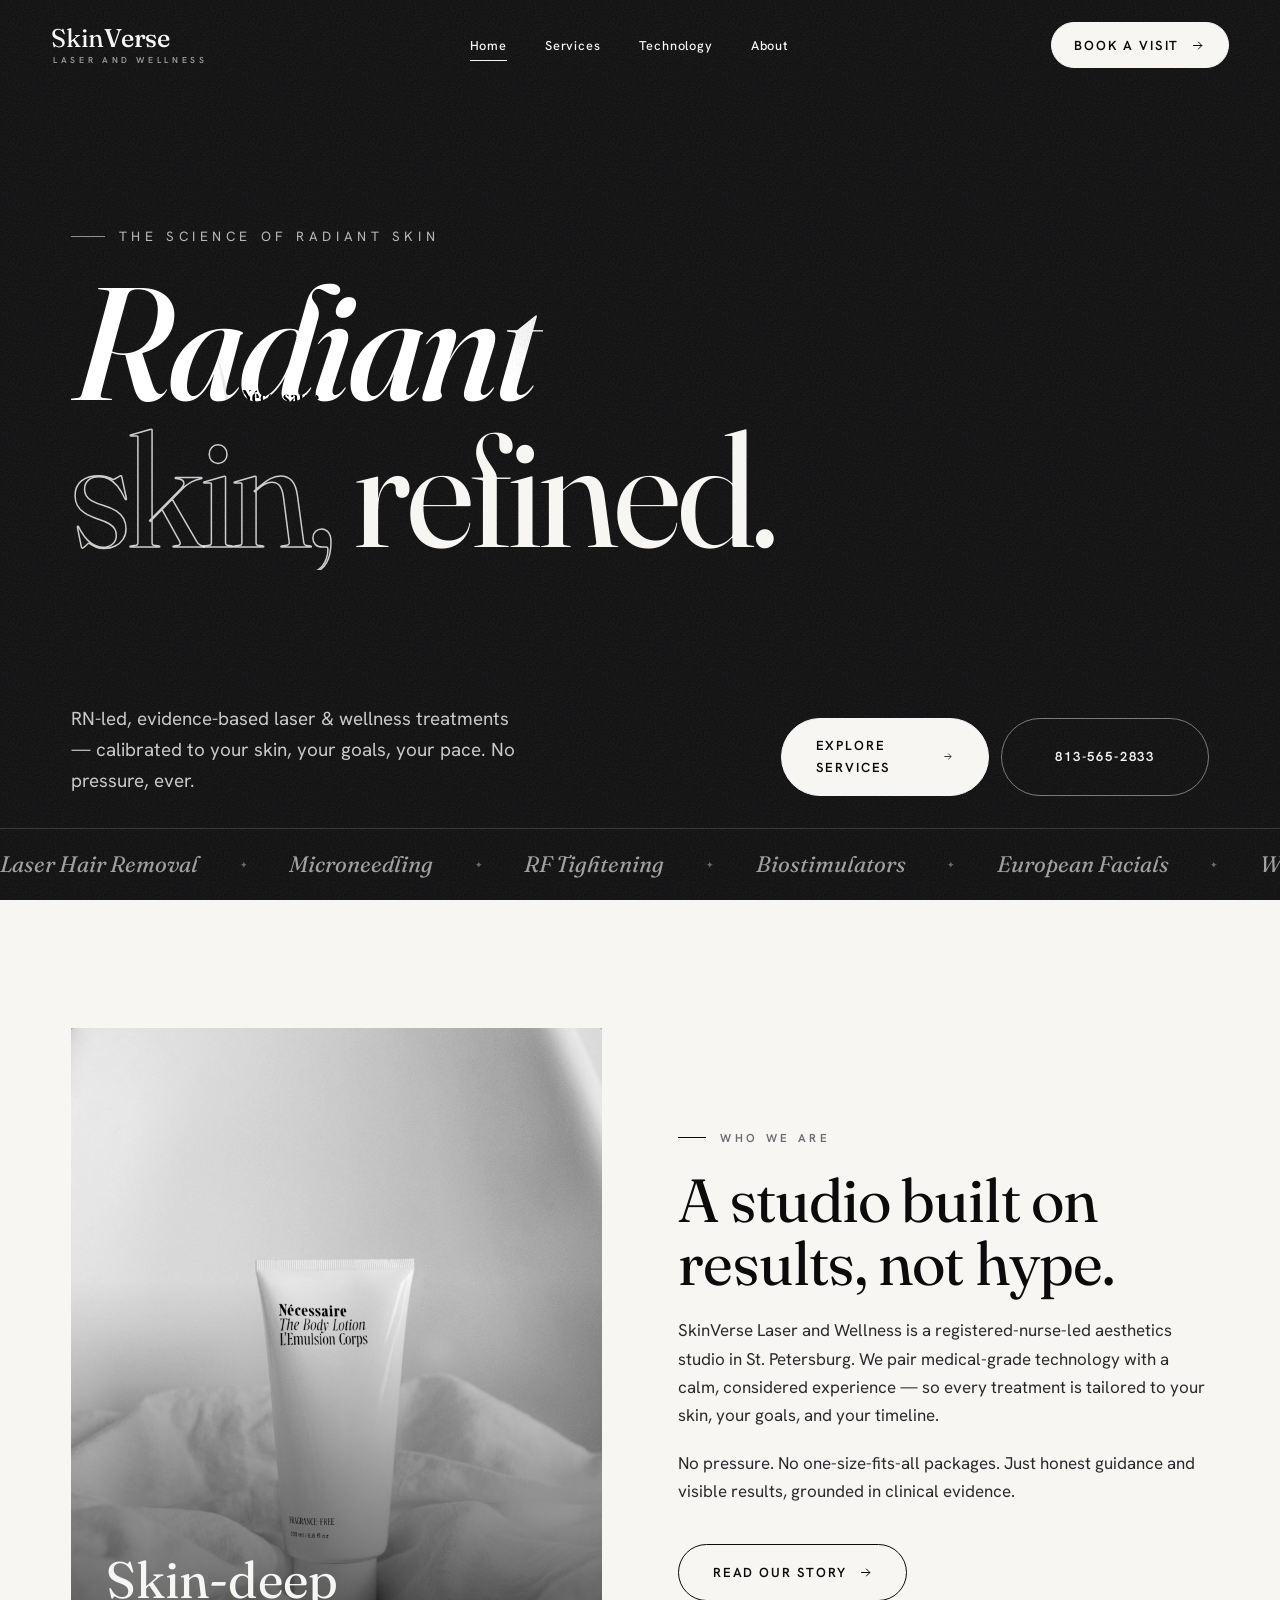
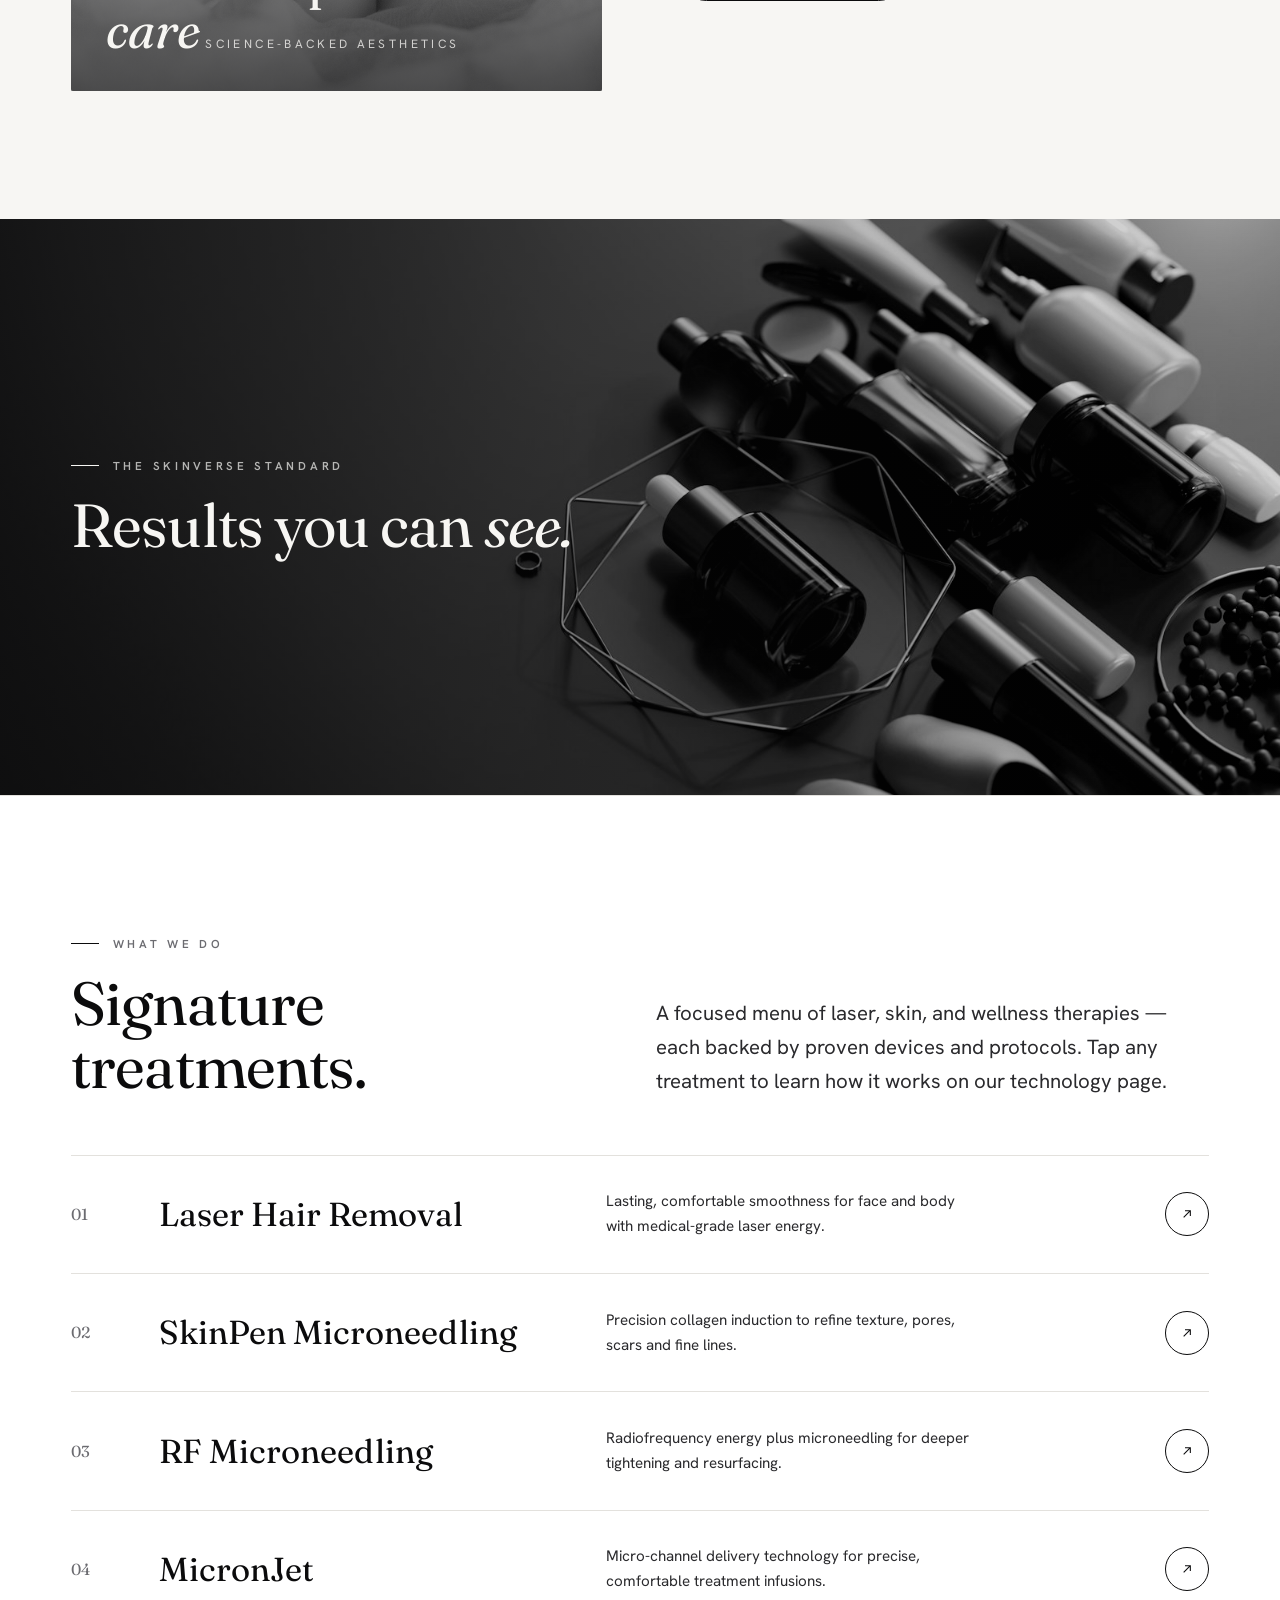
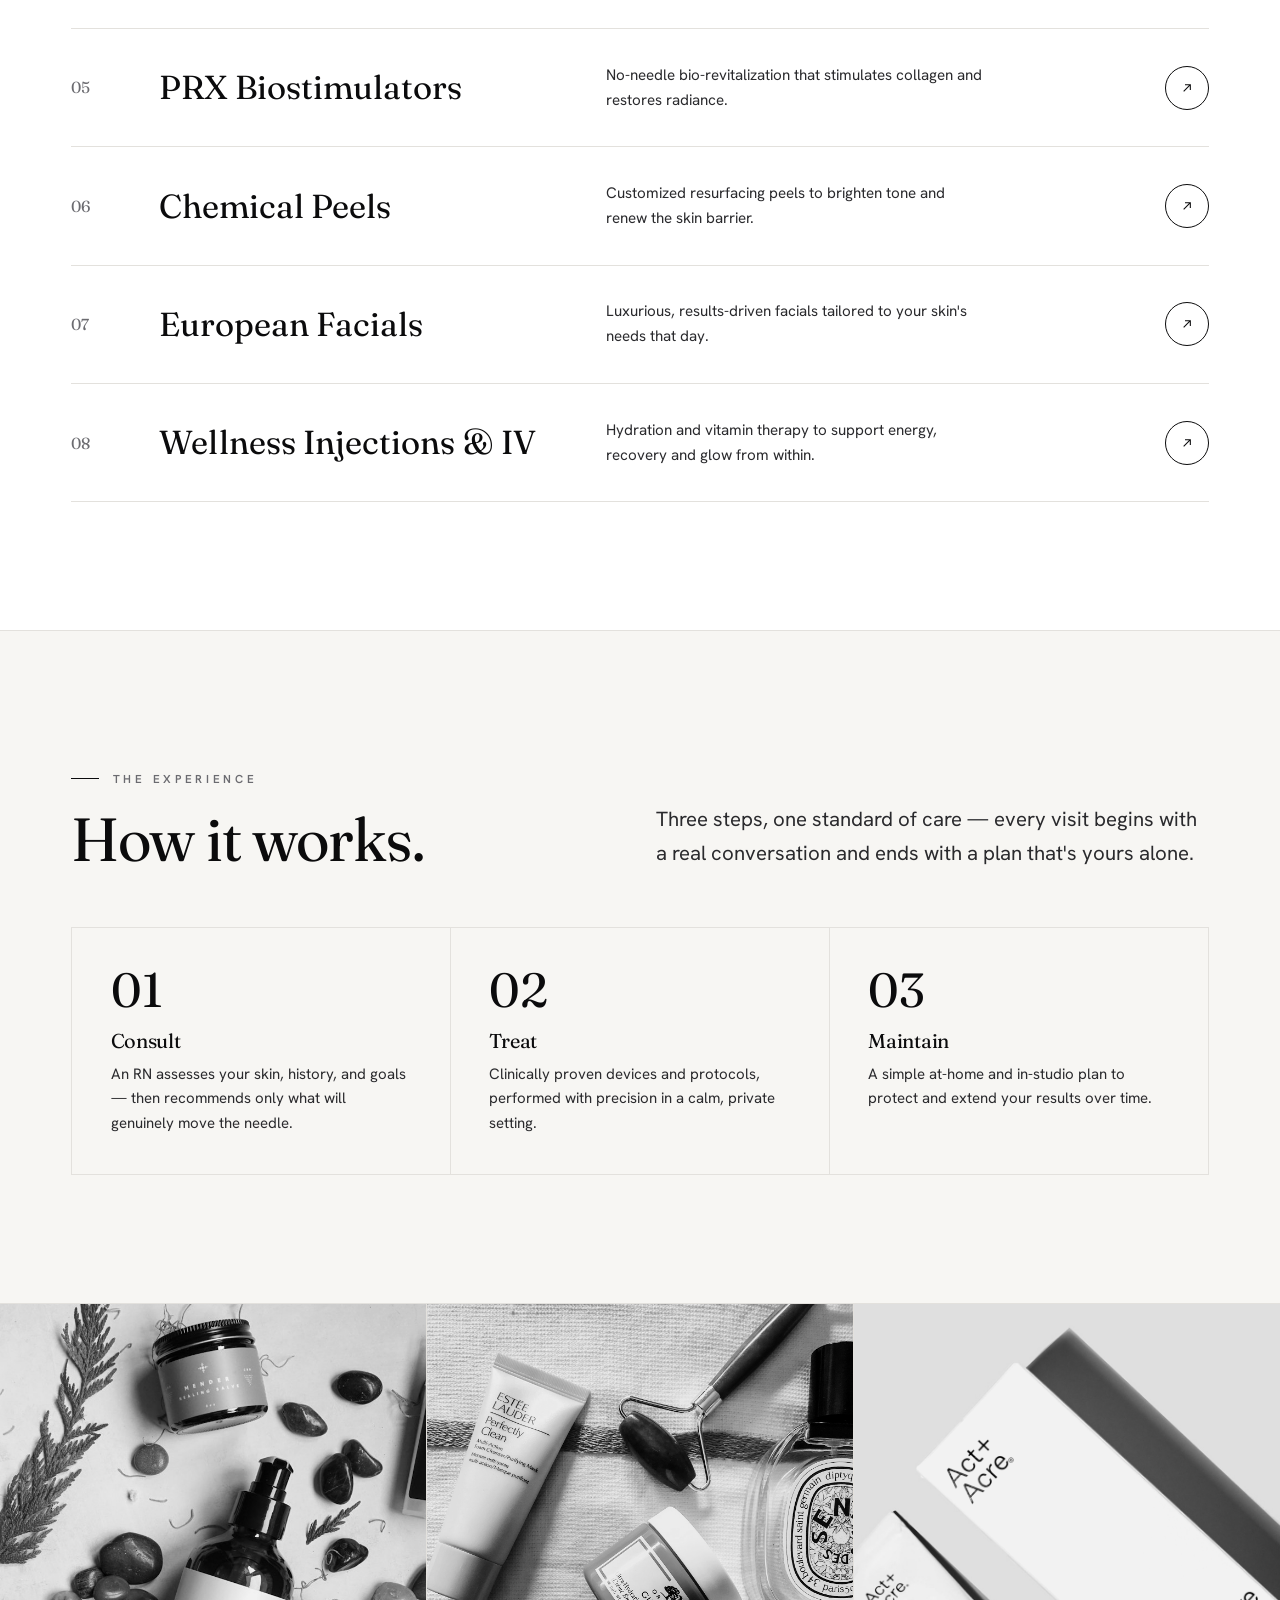
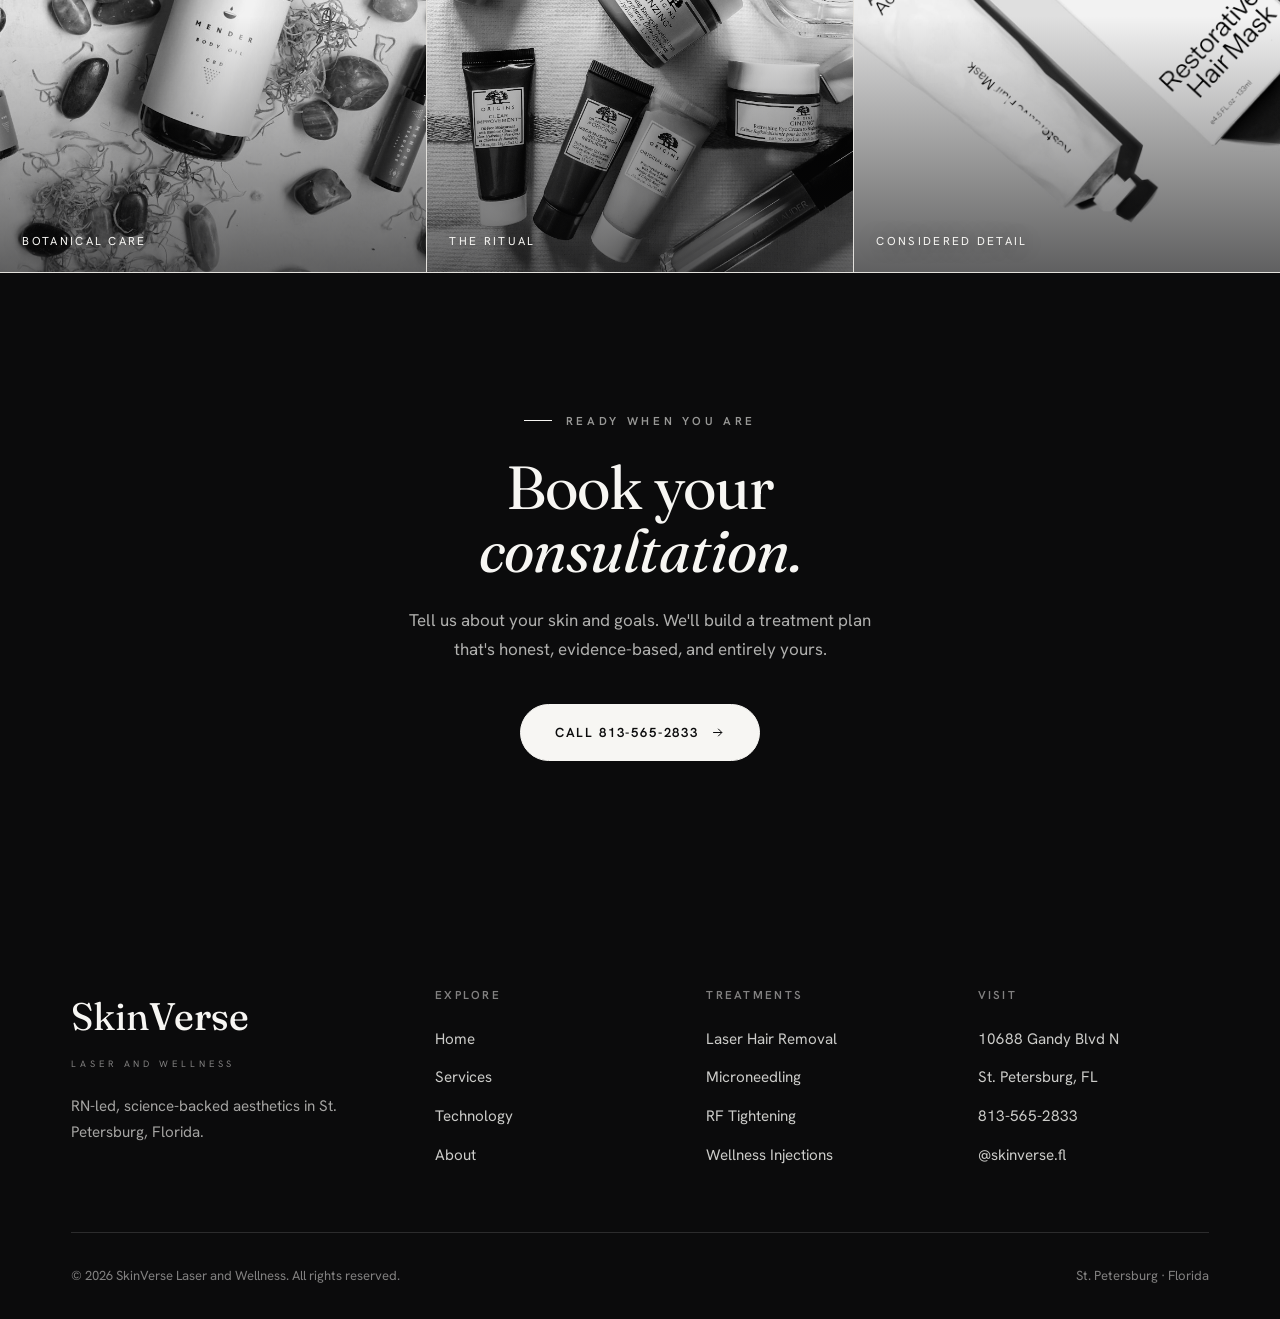
<file: index.html>
<!DOCTYPE html>
<html lang="en">
<head>
<meta charset="UTF-8" />
<meta name="viewport" content="width=device-width, initial-scale=1.0" />
<title>SkinVerse Laser and Wellness — Laser Treatments & Spa Therapies | St. Petersburg, FL</title>
<meta name="description" content="RN-led, science-backed aesthetics in St. Petersburg, Florida. Laser hair removal, microneedling, RF skin tightening, biostimulators, facials and wellness injections." />
<link rel="preconnect" href="https://fonts.googleapis.com">
<link rel="preconnect" href="https://fonts.gstatic.com" crossorigin>
<link rel="stylesheet" href="styles.css" />
</head>
<body>

<!-- NAV -->
<header class="nav nav--over-dark">
  <a href="index.html" class="brand" aria-label="SkinVerse home">
    <span class="mark">Skin<b>Verse</b></span>
    <span class="sub">Laser and Wellness</span>
  </a>
  <nav class="nav-links" aria-label="Primary">
    <a href="index.html" class="active">Home</a>
    <a href="index.html#services">Services</a>
    <a href="technology.html">Technology</a>
    <a href="about.html">About</a>
  </nav>
  <div class="nav-cta">
    <a class="btn" href="tel:18135652833">Book a Visit
      <svg viewBox="0 0 24 24" fill="none" stroke="currentColor" stroke-width="1.6"><path d="M5 12h14M13 6l6 6-6 6"/></svg>
    </a>
  </div>
  <button class="burger" aria-label="Toggle menu"><span></span><span></span><span></span></button>
</header>

<!-- HERO -->
<section class="hero" id="top">
  <div class="hero-grain" aria-hidden="true"></div>

  <div class="hero-frame">
    <span class="hero-kicker">The science of radiant skin</span>
    <h1 class="hero-title">
      <span class="row"><em class="clip">Radiant</em></span>
      <span class="row"><span class="stroke">skin,</span> <span class="solid">refined.</span></span>
    </h1>
  </div>

  <div class="hero-foot">
    <p class="hero-lead">RN-led, evidence-based laser &amp; wellness treatments — calibrated to your skin, your goals, your pace. No pressure, ever.</p>
    <div class="hero-cta">
      <a class="btn invert" href="#services">Explore Services
        <svg viewBox="0 0 24 24" fill="none" stroke="currentColor" stroke-width="1.6"><path d="M5 12h14M13 6l6 6-6 6"/></svg>
      </a>
      <a class="btn ghost-light" href="tel:18135652833">813-565-2833</a>
    </div>
  </div>

  <div class="hero-ticker" aria-hidden="true">
    <div class="track">
      <span>Laser Hair Removal</span><span>Microneedling</span><span>RF Tightening</span><span>Biostimulators</span><span>European Facials</span><span>Wellness IV</span>
      <span>Laser Hair Removal</span><span>Microneedling</span><span>RF Tightening</span><span>Biostimulators</span><span>European Facials</span><span>Wellness IV</span>
    </div>
  </div>
</section>

<!-- INTRO SPLIT -->
<section class="pad">
  <div class="wrap">
    <div class="split">
      <figure class="visual photo">
        <img src="assets/lotion-linen.jpg" alt="Minimalist skincare bottle resting on soft linen" loading="lazy" />
        <div class="scrim"></div>
        <div class="figtext">
          <div>
            <span class="big">Skin-deep<br><i class="italic">care</i></span>
            <span class="small">Science-backed aesthetics</span>
          </div>
        </div>
      </figure>
      <div class="body-copy reveal">
        <span class="eyebrow">Who we are</span>
        <h2>A studio built on results, not hype.</h2>
        <p>SkinVerse Laser and Wellness is a registered-nurse-led aesthetics studio in St. Petersburg. We pair medical-grade technology with a calm, considered experience — so every treatment is tailored to your skin, your goals, and your timeline.</p>
        <p>No pressure. No one-size-fits-all packages. Just honest guidance and visible results, grounded in clinical evidence.</p>
        <div class="hero-actions" style="margin-top:2.4rem">
          <a class="btn ghost" href="about.html">Read our story
            <svg viewBox="0 0 24 24" fill="none" stroke="currentColor" stroke-width="1.6"><path d="M5 12h14M13 6l6 6-6 6"/></svg>
          </a>
        </div>
      </div>
    </div>
  </div>
</section>

<!-- IMAGE BAND -->
<section class="band reveal" aria-label="SkinVerse treatment philosophy">
  <img src="assets/serums-dark.jpg" alt="Amber serum bottles arranged on a dark surface" loading="lazy" />
  <div class="band-cap">
    <span class="eyebrow">The SkinVerse standard</span>
    <h2>Results you can <i class="italic">see.</i></h2>
  </div>
</section>

<!-- SERVICES -->
<section class="services pad" id="services">
  <div class="wrap">
    <div class="sec-head">
      <div>
        <span class="eyebrow">What we do</span>
        <h2>Signature<br>treatments.</h2>
      </div>
      <div class="right reveal">
        <p class="lead">A focused menu of laser, skin, and wellness therapies — each backed by proven devices and protocols. Tap any treatment to learn how it works on our technology page.</p>
      </div>
    </div>

    <div class="svc-list">
      <a class="svc reveal" href="technology.html#laser">
        <span class="svc-num">01</span>
        <span class="svc-name">Laser Hair Removal</span>
        <span class="svc-desc">Lasting, comfortable smoothness for face and body with medical-grade laser energy.</span>
        <span class="svc-go"><svg viewBox="0 0 24 24" fill="none" stroke="currentColor" stroke-width="1.6"><path d="M7 17L17 7M9 7h8v8"/></svg></span>
      </a>
      <a class="svc reveal" href="technology.html#skinpen">
        <span class="svc-num">02</span>
        <span class="svc-name">SkinPen Microneedling</span>
        <span class="svc-desc">Precision collagen induction to refine texture, pores, scars and fine lines.</span>
        <span class="svc-go"><svg viewBox="0 0 24 24" fill="none" stroke="currentColor" stroke-width="1.6"><path d="M7 17L17 7M9 7h8v8"/></svg></span>
      </a>
      <a class="svc reveal" href="technology.html#rf">
        <span class="svc-num">03</span>
        <span class="svc-name">RF Microneedling</span>
        <span class="svc-desc">Radiofrequency energy plus microneedling for deeper tightening and resurfacing.</span>
        <span class="svc-go"><svg viewBox="0 0 24 24" fill="none" stroke="currentColor" stroke-width="1.6"><path d="M7 17L17 7M9 7h8v8"/></svg></span>
      </a>
      <a class="svc reveal" href="technology.html#micronjet">
        <span class="svc-num">04</span>
        <span class="svc-name">MicronJet</span>
        <span class="svc-desc">Micro-channel delivery technology for precise, comfortable treatment infusions.</span>
        <span class="svc-go"><svg viewBox="0 0 24 24" fill="none" stroke="currentColor" stroke-width="1.6"><path d="M7 17L17 7M9 7h8v8"/></svg></span>
      </a>
      <a class="svc reveal" href="technology.html#prx">
        <span class="svc-num">05</span>
        <span class="svc-name">PRX Biostimulators</span>
        <span class="svc-desc">No-needle bio-revitalization that stimulates collagen and restores radiance.</span>
        <span class="svc-go"><svg viewBox="0 0 24 24" fill="none" stroke="currentColor" stroke-width="1.6"><path d="M7 17L17 7M9 7h8v8"/></svg></span>
      </a>
      <a class="svc reveal" href="technology.html#peels">
        <span class="svc-num">06</span>
        <span class="svc-name">Chemical Peels</span>
        <span class="svc-desc">Customized resurfacing peels to brighten tone and renew the skin barrier.</span>
        <span class="svc-go"><svg viewBox="0 0 24 24" fill="none" stroke="currentColor" stroke-width="1.6"><path d="M7 17L17 7M9 7h8v8"/></svg></span>
      </a>
      <a class="svc reveal" href="technology.html#facials">
        <span class="svc-num">07</span>
        <span class="svc-name">European Facials</span>
        <span class="svc-desc">Luxurious, results-driven facials tailored to your skin's needs that day.</span>
        <span class="svc-go"><svg viewBox="0 0 24 24" fill="none" stroke="currentColor" stroke-width="1.6"><path d="M7 17L17 7M9 7h8v8"/></svg></span>
      </a>
      <a class="svc reveal" href="technology.html#iv">
        <span class="svc-num">08</span>
        <span class="svc-name">Wellness Injections & IV</span>
        <span class="svc-desc">Hydration and vitamin therapy to support energy, recovery and glow from within.</span>
        <span class="svc-go"><svg viewBox="0 0 24 24" fill="none" stroke="currentColor" stroke-width="1.6"><path d="M7 17L17 7M9 7h8v8"/></svg></span>
      </a>
    </div>
  </div>
</section>

<!-- APPROACH STEPS -->
<section class="pad">
  <div class="wrap">
    <div class="sec-head">
      <div>
        <span class="eyebrow">The experience</span>
        <h2>How it works.</h2>
      </div>
      <div class="right reveal"><p class="lead">Three steps, one standard of care — every visit begins with a real conversation and ends with a plan that's yours alone.</p></div>
    </div>
    <div class="steps">
      <div class="step reveal">
        <span class="num">01</span>
        <h3>Consult</h3>
        <p>An RN assesses your skin, history, and goals — then recommends only what will genuinely move the needle.</p>
      </div>
      <div class="step reveal">
        <span class="num">02</span>
        <h3>Treat</h3>
        <p>Clinically proven devices and protocols, performed with precision in a calm, private setting.</p>
      </div>
      <div class="step reveal">
        <span class="num">03</span>
        <h3>Maintain</h3>
        <p>A simple at-home and in-studio plan to protect and extend your results over time.</p>
      </div>
    </div>
  </div>
</section>

<!-- GALLERY -->
<section class="gallery" aria-label="Studio gallery">
  <figure>
    <img src="assets/botanicals.jpg" alt="Botanical skincare serums with natural stones" loading="lazy" />
    <figcaption>Botanical care</figcaption>
  </figure>
  <figure>
    <img src="assets/flatlay-roller.jpg" alt="Skincare products with a facial roller" loading="lazy" />
    <figcaption>The ritual</figcaption>
  </figure>
  <figure>
    <img src="assets/product-mono.jpg" alt="Minimal monochrome skincare packaging" loading="lazy" />
    <figcaption>Considered detail</figcaption>
  </figure>
</section>

<!-- CTA BAND -->
<section class="cta-band pad">
  <div class="wrap">
    <span class="eyebrow center">Ready when you are</span>
    <h2 style="margin-top:1.6rem">Book your<br><i class="italic">consultation.</i></h2>
    <p>Tell us about your skin and goals. We'll build a treatment plan that's honest, evidence-based, and entirely yours.</p>
    <div class="hero-actions" style="justify-content:center">
      <a class="btn invert" href="tel:18135652833">Call 813-565-2833
        <svg viewBox="0 0 24 24" fill="none" stroke="currentColor" stroke-width="1.6"><path d="M5 12h14M13 6l6 6-6 6"/></svg>
      </a>
    </div>
  </div>
</section>

<!-- FOOTER -->
<footer class="footer">
  <div class="wrap">
    <div class="top">
      <div>
        <div class="mark">Skin<b>Verse</b></div>
        <div class="sub">Laser and Wellness</div>
        <p class="f-desc">RN-led, science-backed aesthetics in St. Petersburg, Florida.</p>
      </div>
      <div>
        <h4>Explore</h4>
        <ul>
          <li><a href="index.html">Home</a></li>
          <li><a href="index.html#services">Services</a></li>
          <li><a href="technology.html">Technology</a></li>
          <li><a href="about.html">About</a></li>
        </ul>
      </div>
      <div>
        <h4>Treatments</h4>
        <ul>
          <li><a href="technology.html#laser">Laser Hair Removal</a></li>
          <li><a href="technology.html#skinpen">Microneedling</a></li>
          <li><a href="technology.html#rf">RF Tightening</a></li>
          <li><a href="technology.html#iv">Wellness Injections</a></li>
        </ul>
      </div>
      <div>
        <h4>Visit</h4>
        <ul>
          <li>10688 Gandy Blvd N</li>
          <li>St. Petersburg, FL</li>
          <li><a href="tel:18135652833">813-565-2833</a></li>
          <li><a href="https://www.instagram.com/skinverse.fl/" target="_blank" rel="noopener">@skinverse.fl</a></li>
        </ul>
      </div>
    </div>
    <div class="bottom">
      <span>© 2026 SkinVerse Laser and Wellness. All rights reserved.</span>
      <span>St. Petersburg · Florida</span>
    </div>
  </div>
</footer>

<script src="script.js"></script>
</body>
</html>
</file>
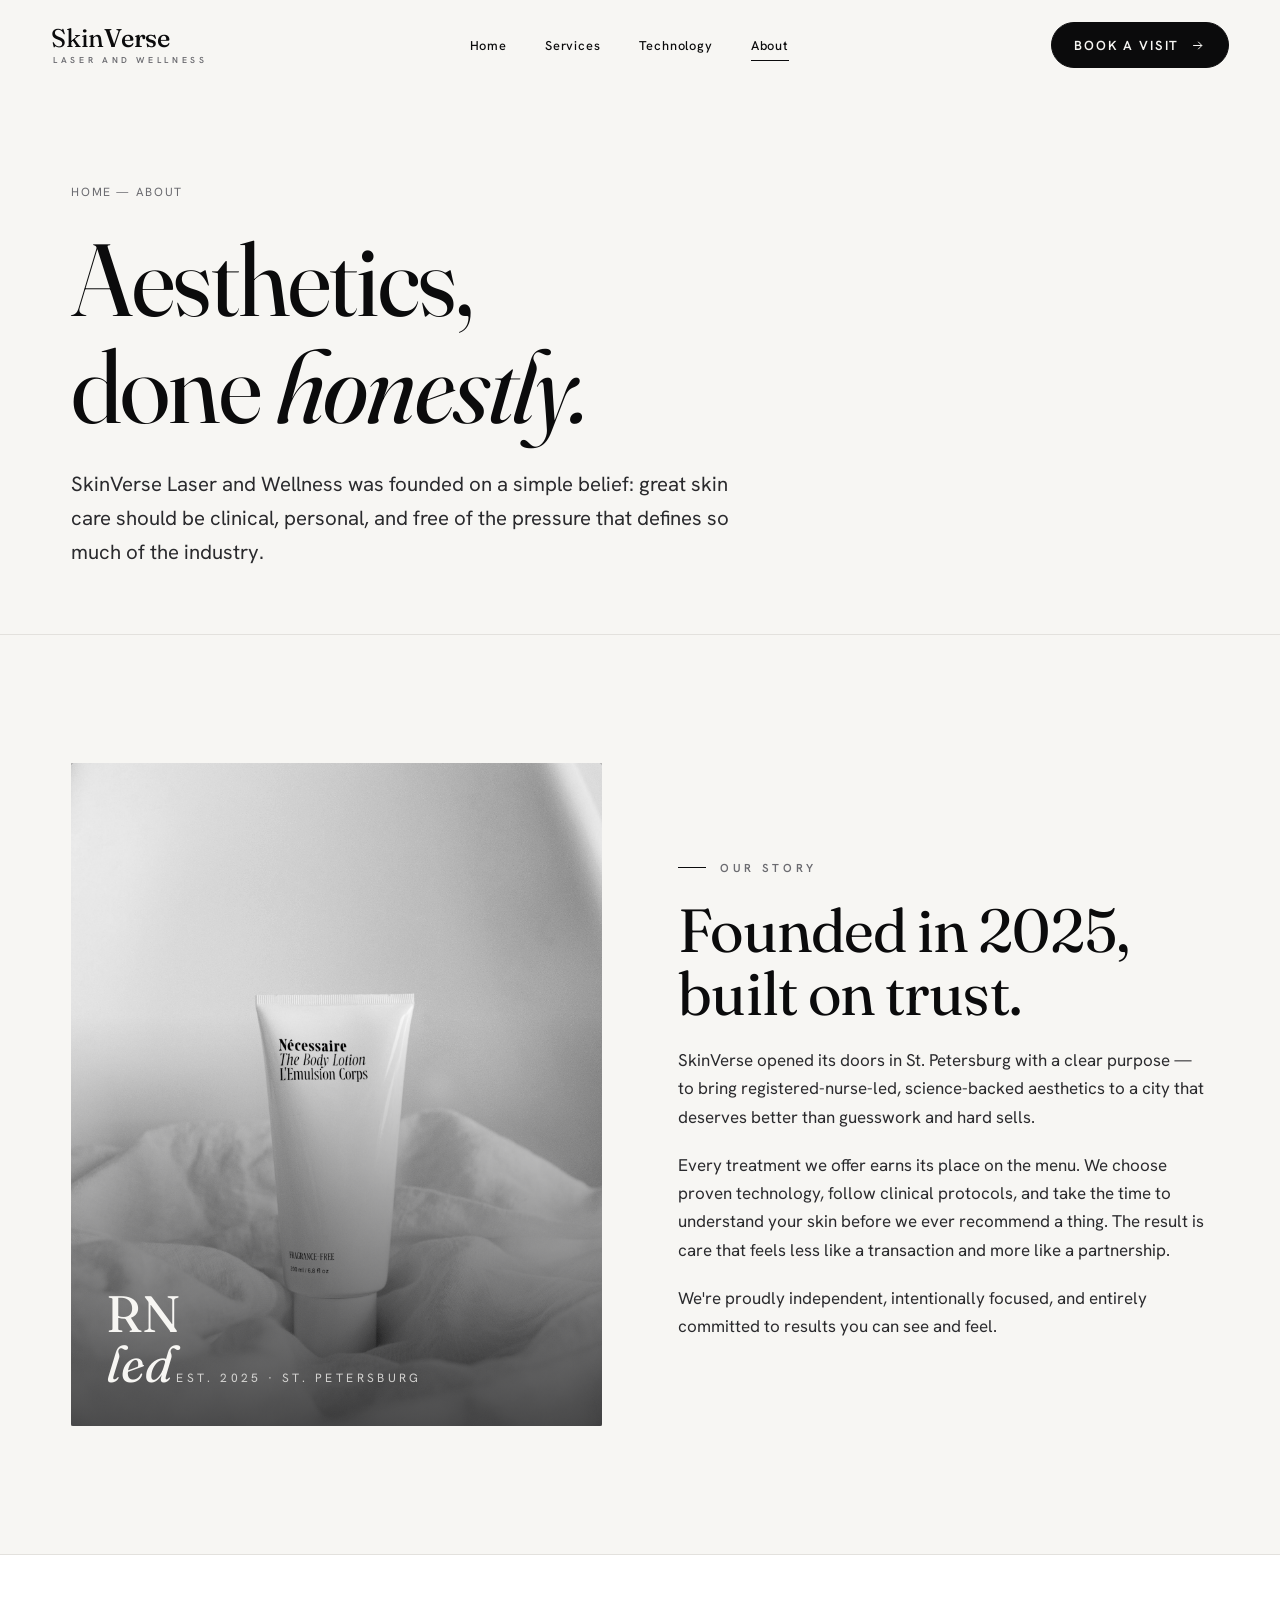
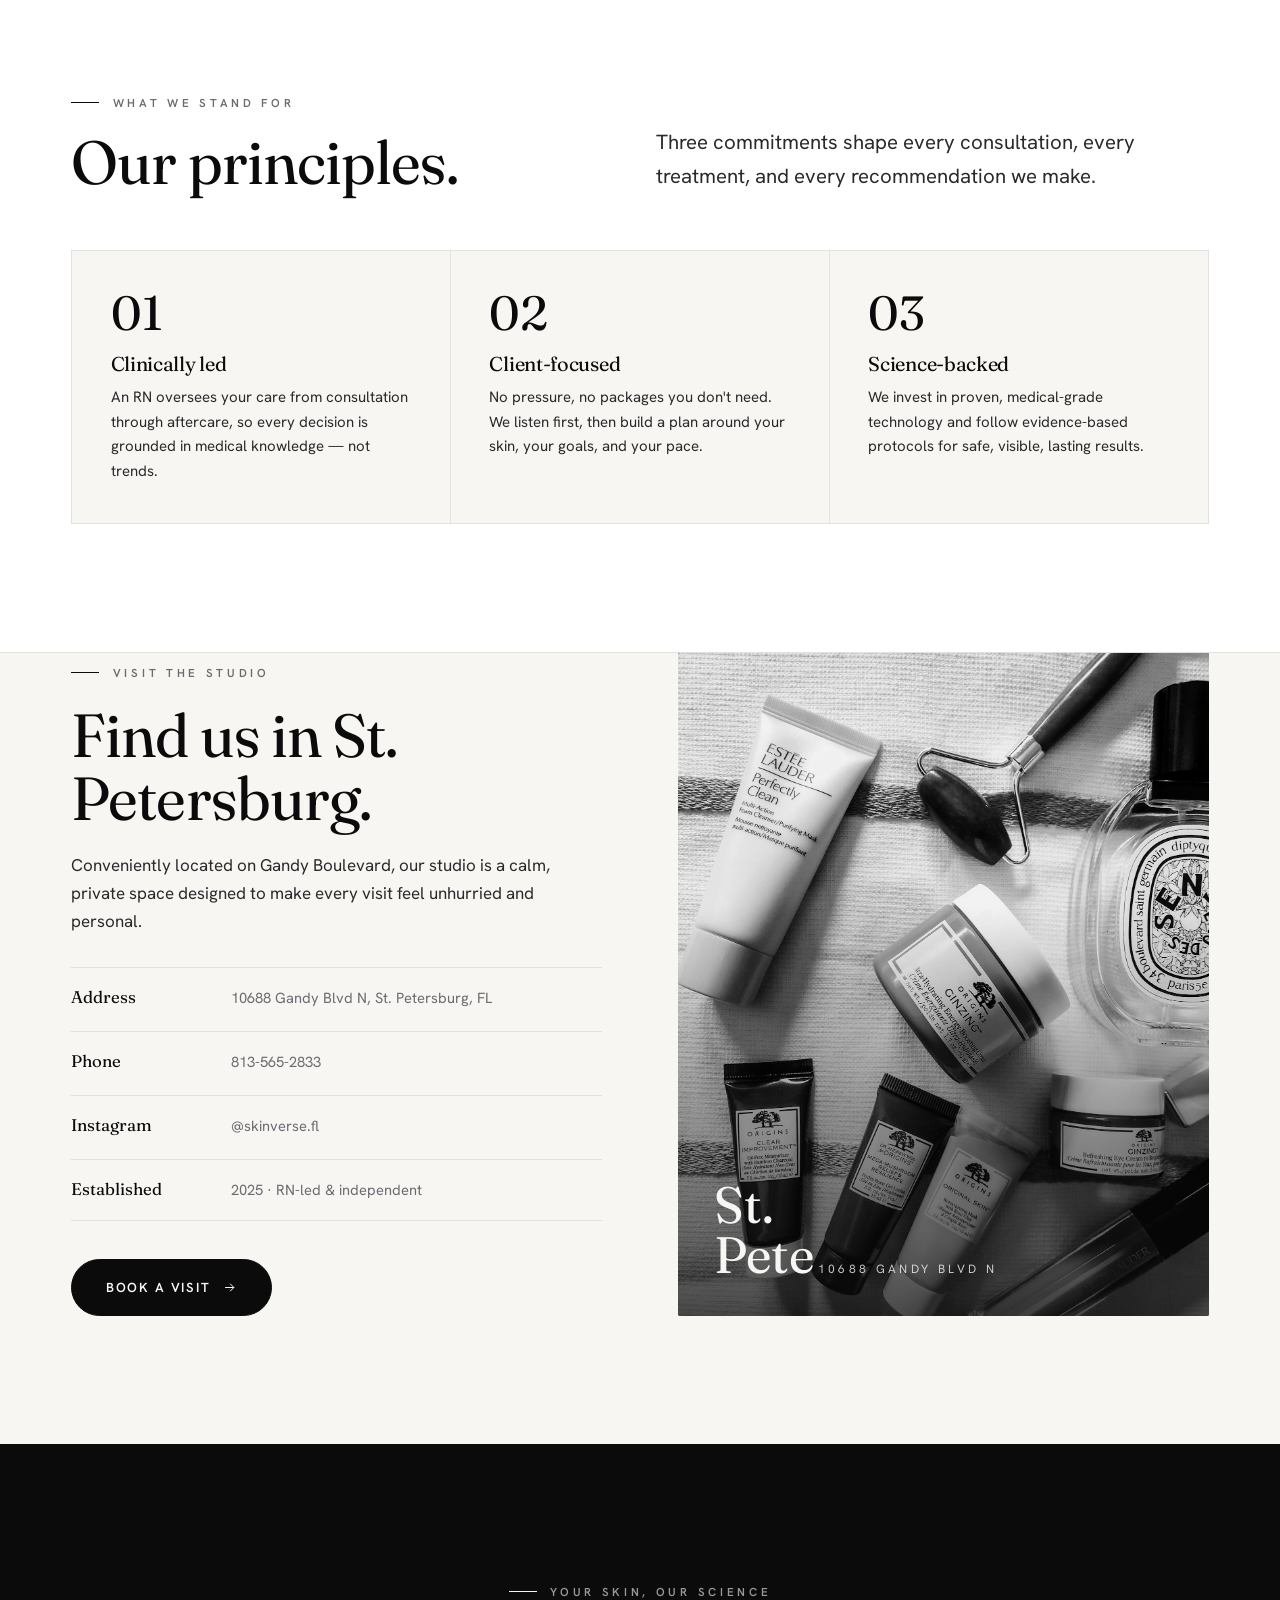
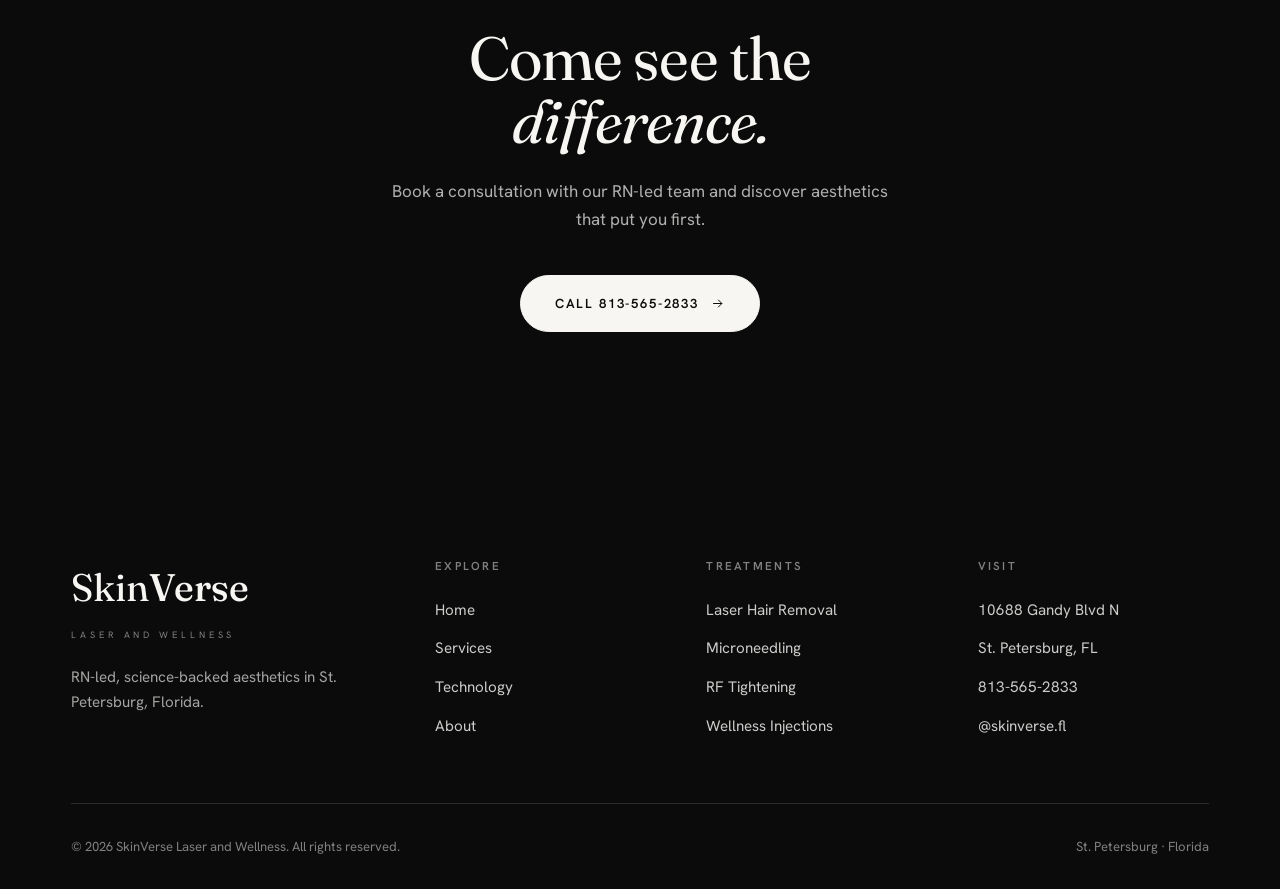
<file: about.html>
<!DOCTYPE html>
<html lang="en">
<head>
<meta charset="UTF-8" />
<meta name="viewport" content="width=device-width, initial-scale=1.0" />
<title>About — SkinVerse Laser and Wellness | St. Petersburg, FL</title>
<meta name="description" content="SkinVerse is an RN-led, client-focused aesthetics studio in St. Petersburg, Florida, delivering science-backed laser and wellness treatments." />
<link rel="preconnect" href="https://fonts.googleapis.com">
<link rel="preconnect" href="https://fonts.gstatic.com" crossorigin>
<link rel="stylesheet" href="styles.css" />
</head>
<body>

<!-- NAV -->
<header class="nav">
  <a href="index.html" class="brand" aria-label="SkinVerse home">
    <span class="mark">Skin<b>Verse</b></span>
    <span class="sub">Laser and Wellness</span>
  </a>
  <nav class="nav-links" aria-label="Primary">
    <a href="index.html">Home</a>
    <a href="index.html#services">Services</a>
    <a href="technology.html">Technology</a>
    <a href="about.html" class="active">About</a>
  </nav>
  <div class="nav-cta">
    <a class="btn" href="tel:18135652833">Book a Visit
      <svg viewBox="0 0 24 24" fill="none" stroke="currentColor" stroke-width="1.6"><path d="M5 12h14M13 6l6 6-6 6"/></svg>
    </a>
  </div>
  <button class="burger" aria-label="Toggle menu"><span></span><span></span><span></span></button>
</header>

<!-- PAGE HERO -->
<section class="page-hero">
  <div class="wrap">
    <span class="crumb">Home — About</span>
    <h1>Aesthetics,<br>done <i class="italic">honestly.</i></h1>
    <p class="lead">SkinVerse Laser and Wellness was founded on a simple belief: great skin care should be clinical, personal, and free of the pressure that defines so much of the industry.</p>
  </div>
</section>

<!-- STORY SPLIT -->
<section class="pad">
  <div class="wrap">
    <div class="split">
      <figure class="visual photo">
        <img src="assets/lotion-linen.jpg" alt="Premium skincare bottle on soft linen" loading="lazy" />
        <div class="scrim"></div>
        <div class="figtext">
          <div>
            <span class="big">RN<br><i class="italic">led</i></span>
            <span class="small">Est. 2025 · St. Petersburg</span>
          </div>
        </div>
      </figure>
      <div class="body-copy reveal">
        <span class="eyebrow">Our story</span>
        <h2>Founded in 2025, built on trust.</h2>
        <p>SkinVerse opened its doors in St. Petersburg with a clear purpose — to bring registered-nurse-led, science-backed aesthetics to a city that deserves better than guesswork and hard sells.</p>
        <p>Every treatment we offer earns its place on the menu. We choose proven technology, follow clinical protocols, and take the time to understand your skin before we ever recommend a thing. The result is care that feels less like a transaction and more like a partnership.</p>
        <p>We're proudly independent, intentionally focused, and entirely committed to results you can see and feel.</p>
      </div>
    </div>
  </div>
</section>

<!-- VALUES -->
<section class="services pad">
  <div class="wrap">
    <div class="sec-head">
      <div>
        <span class="eyebrow">What we stand for</span>
        <h2>Our principles.</h2>
      </div>
      <div class="right reveal"><p class="lead">Three commitments shape every consultation, every treatment, and every recommendation we make.</p></div>
    </div>
    <div class="steps">
      <div class="step reveal">
        <span class="num">01</span>
        <h3>Clinically led</h3>
        <p>An RN oversees your care from consultation through aftercare, so every decision is grounded in medical knowledge — not trends.</p>
      </div>
      <div class="step reveal">
        <span class="num">02</span>
        <h3>Client-focused</h3>
        <p>No pressure, no packages you don't need. We listen first, then build a plan around your skin, your goals, and your pace.</p>
      </div>
      <div class="step reveal">
        <span class="num">03</span>
        <h3>Science-backed</h3>
        <p>We invest in proven, medical-grade technology and follow evidence-based protocols for safe, visible, lasting results.</p>
      </div>
    </div>
  </div>
</section>

<!-- FACTS -->
<section class="pad-b">
  <div class="wrap">
    <div class="split rev">
      <figure class="visual photo">
        <img src="assets/flatlay-roller.jpg" alt="Skincare products and facial roller arranged neatly" loading="lazy" />
        <div class="scrim"></div>
        <div class="figtext">
          <div>
            <span class="big">St.<br>Pete</span>
            <span class="small">10688 Gandy Blvd N</span>
          </div>
        </div>
      </figure>
      <div class="body-copy reveal">
        <span class="eyebrow">Visit the studio</span>
        <h2>Find us in St. Petersburg.</h2>
        <p>Conveniently located on Gandy Boulevard, our studio is a calm, private space designed to make every visit feel unhurried and personal.</p>
        <ul class="tick-list">
          <li><span class="k">Address</span><span class="v">10688 Gandy Blvd N, St. Petersburg, FL</span></li>
          <li><span class="k">Phone</span><span class="v">813-565-2833</span></li>
          <li><span class="k">Instagram</span><span class="v">@skinverse.fl</span></li>
          <li><span class="k">Established</span><span class="v">2025 · RN-led & independent</span></li>
        </ul>
        <div class="hero-actions" style="margin-top:2.4rem">
          <a class="btn" href="tel:18135652833">Book a Visit
            <svg viewBox="0 0 24 24" fill="none" stroke="currentColor" stroke-width="1.6"><path d="M5 12h14M13 6l6 6-6 6"/></svg>
          </a>
        </div>
      </div>
    </div>
  </div>
</section>

<!-- CTA BAND -->
<section class="cta-band pad">
  <div class="wrap">
    <span class="eyebrow center">Your skin, our science</span>
    <h2 style="margin-top:1.6rem">Come see the<br><i class="italic">difference.</i></h2>
    <p>Book a consultation with our RN-led team and discover aesthetics that put you first.</p>
    <div class="hero-actions" style="justify-content:center">
      <a class="btn invert" href="tel:18135652833">Call 813-565-2833
        <svg viewBox="0 0 24 24" fill="none" stroke="currentColor" stroke-width="1.6"><path d="M5 12h14M13 6l6 6-6 6"/></svg>
      </a>
    </div>
  </div>
</section>

<!-- FOOTER -->
<footer class="footer">
  <div class="wrap">
    <div class="top">
      <div>
        <div class="mark">Skin<b>Verse</b></div>
        <div class="sub">Laser and Wellness</div>
        <p class="f-desc">RN-led, science-backed aesthetics in St. Petersburg, Florida.</p>
      </div>
      <div>
        <h4>Explore</h4>
        <ul>
          <li><a href="index.html">Home</a></li>
          <li><a href="index.html#services">Services</a></li>
          <li><a href="technology.html">Technology</a></li>
          <li><a href="about.html">About</a></li>
        </ul>
      </div>
      <div>
        <h4>Treatments</h4>
        <ul>
          <li><a href="technology.html#laser">Laser Hair Removal</a></li>
          <li><a href="technology.html#skinpen">Microneedling</a></li>
          <li><a href="technology.html#rf">RF Tightening</a></li>
          <li><a href="technology.html#iv">Wellness Injections</a></li>
        </ul>
      </div>
      <div>
        <h4>Visit</h4>
        <ul>
          <li>10688 Gandy Blvd N</li>
          <li>St. Petersburg, FL</li>
          <li><a href="tel:18135652833">813-565-2833</a></li>
          <li><a href="https://www.instagram.com/skinverse.fl/" target="_blank" rel="noopener">@skinverse.fl</a></li>
        </ul>
      </div>
    </div>
    <div class="bottom">
      <span>© 2026 SkinVerse Laser and Wellness. All rights reserved.</span>
      <span>St. Petersburg · Florida</span>
    </div>
  </div>
</footer>

<script src="script.js"></script>
</body>
</html>
</file>
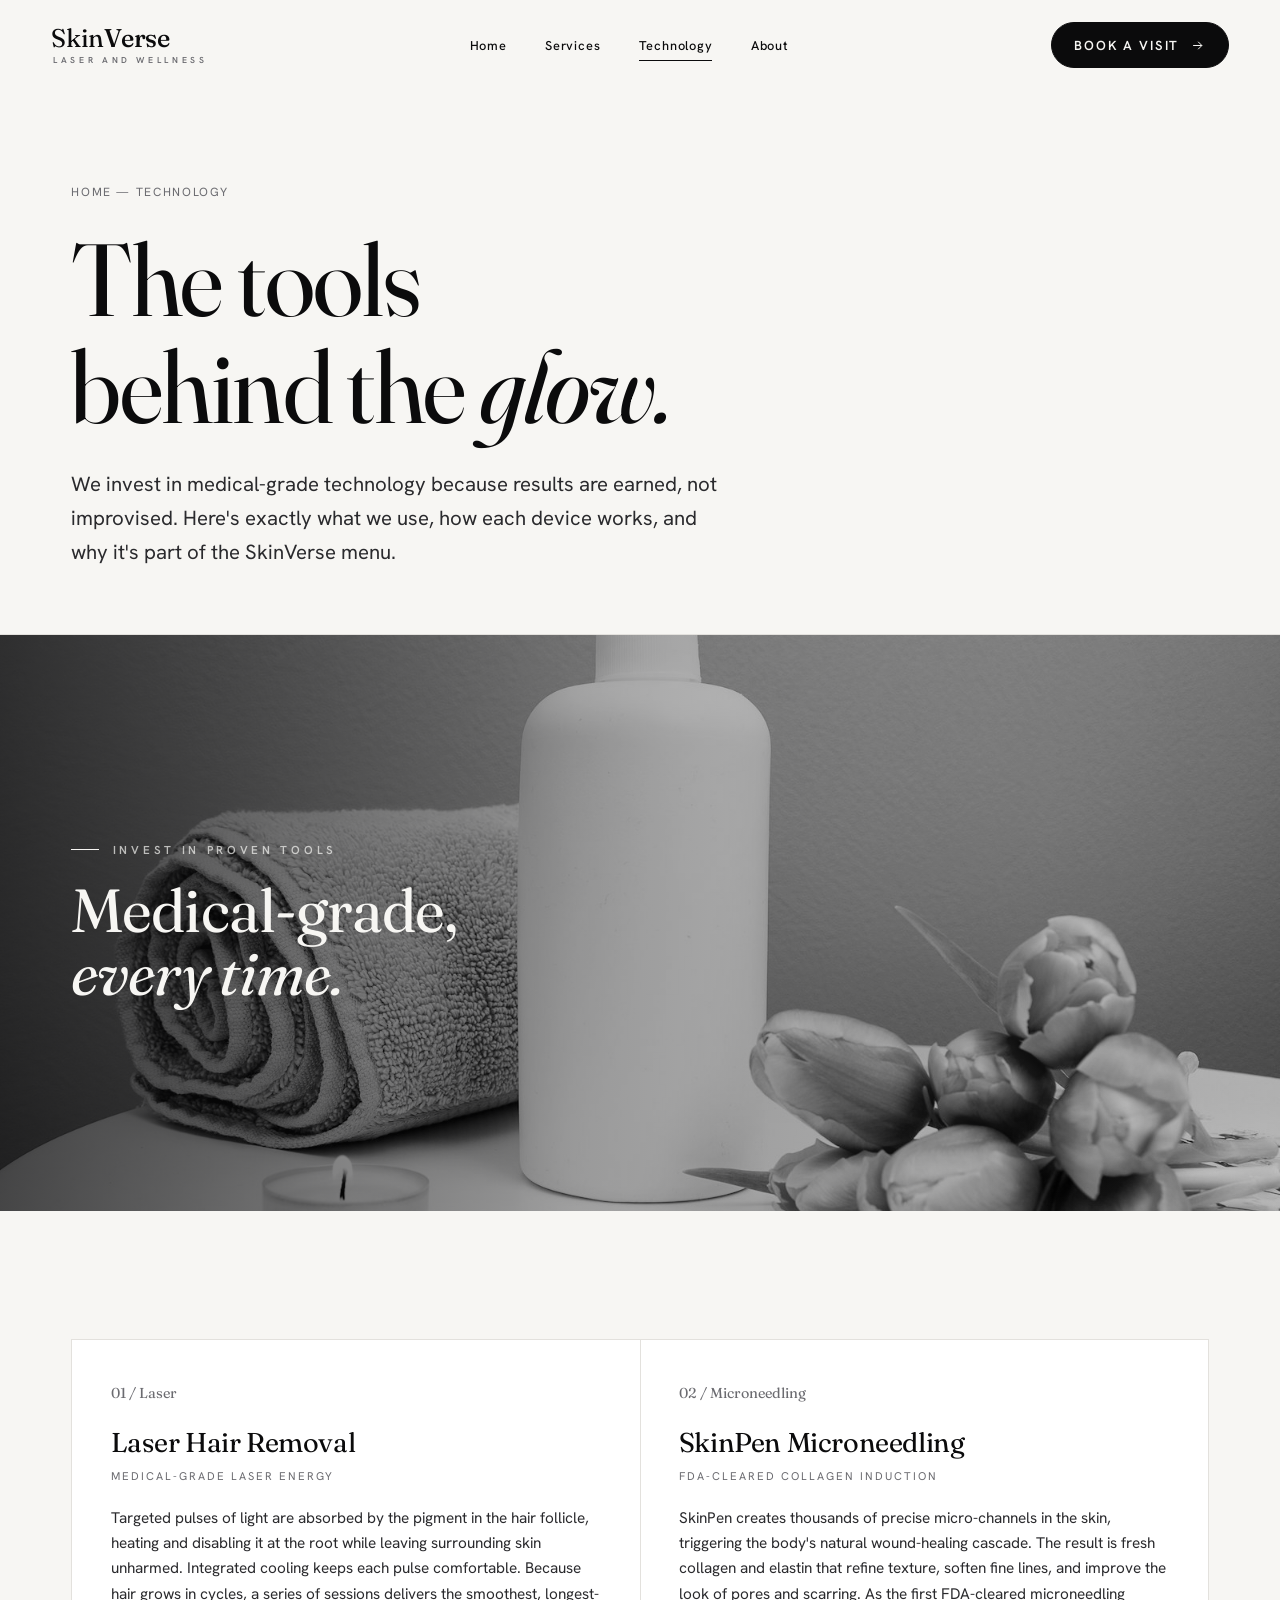
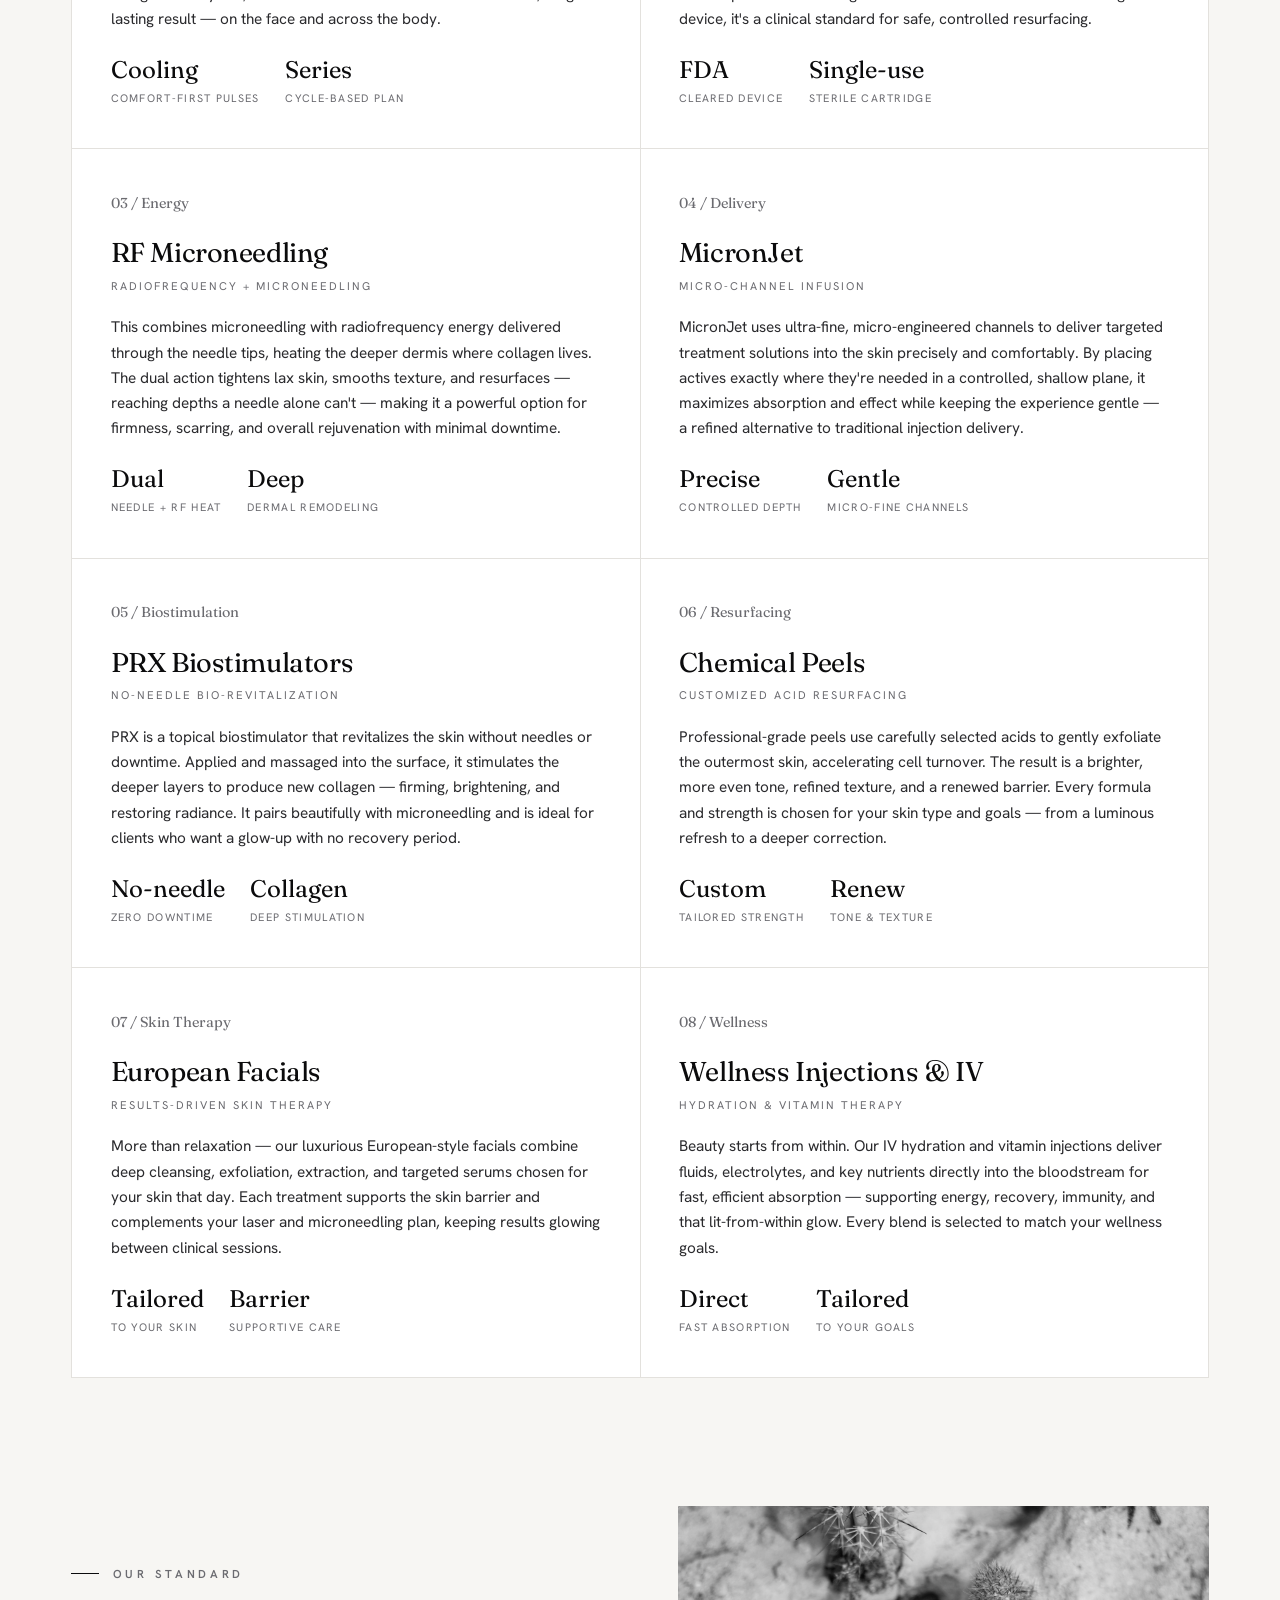
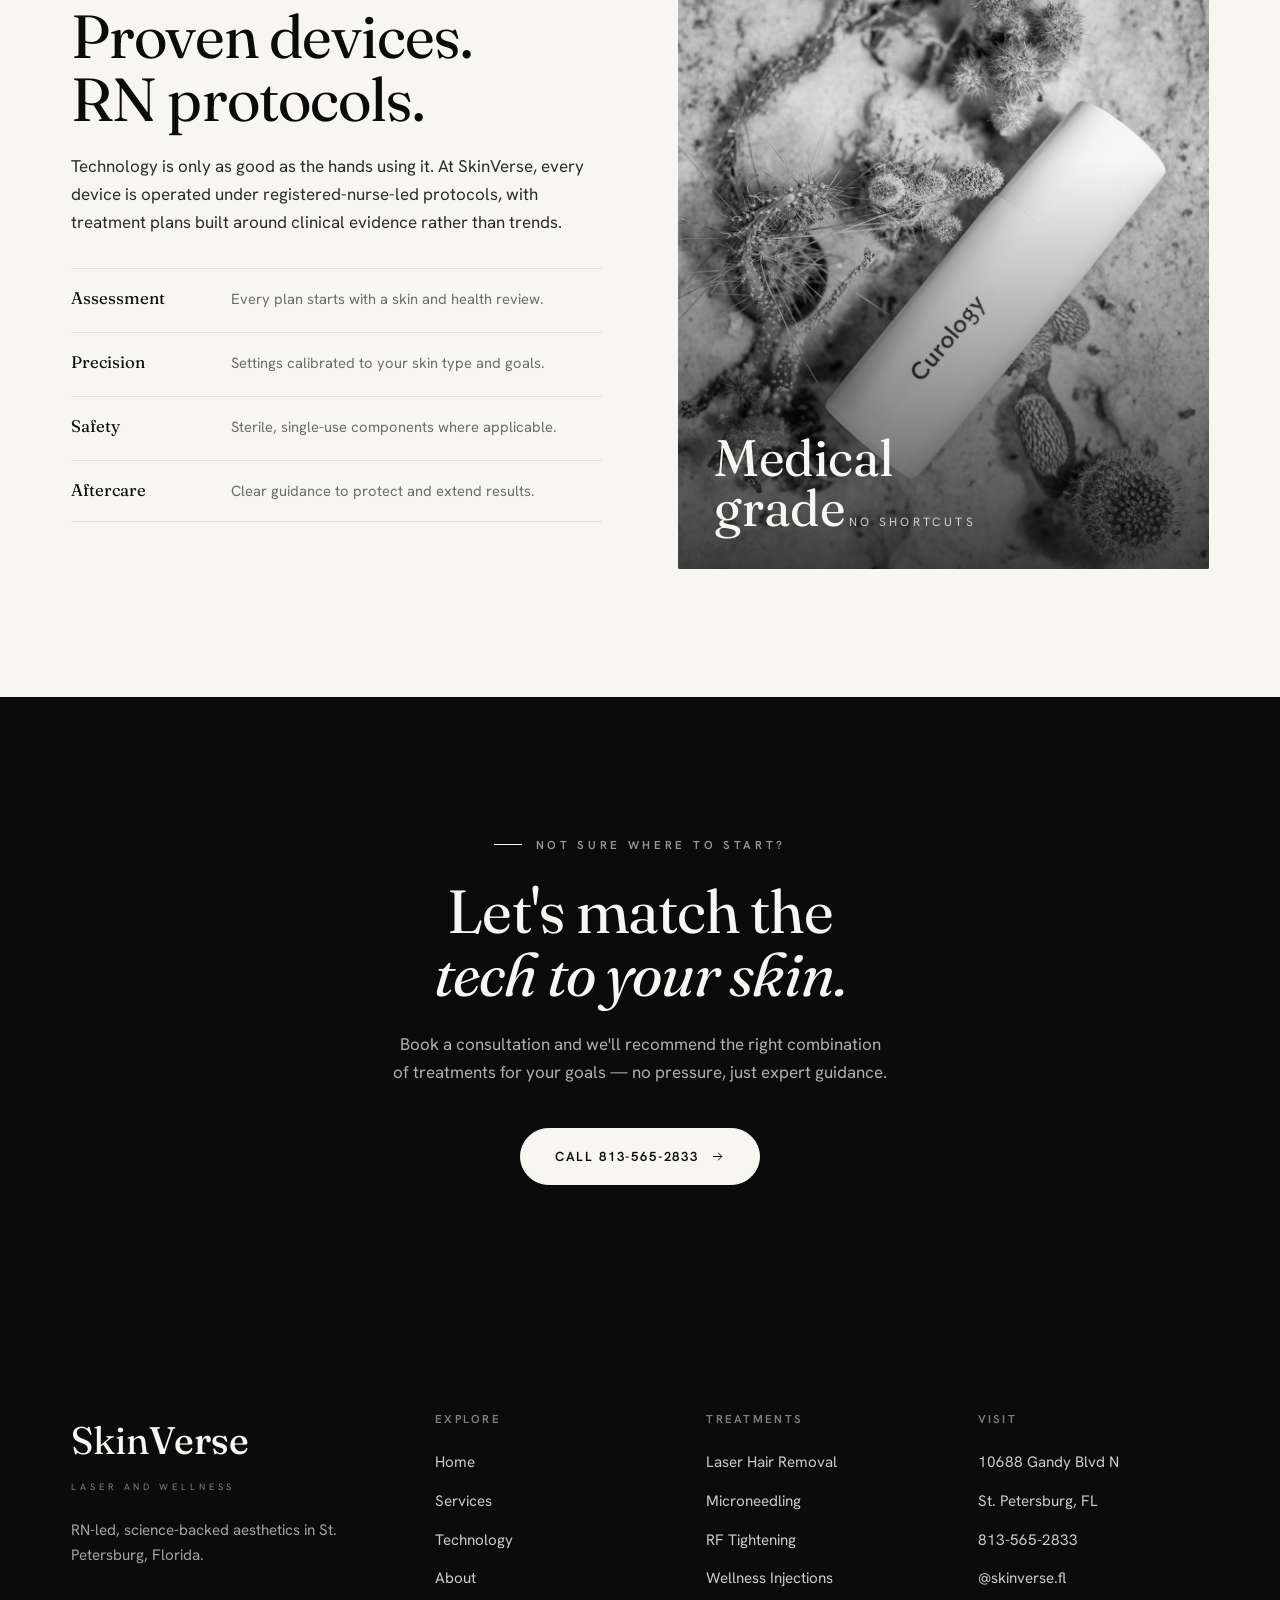
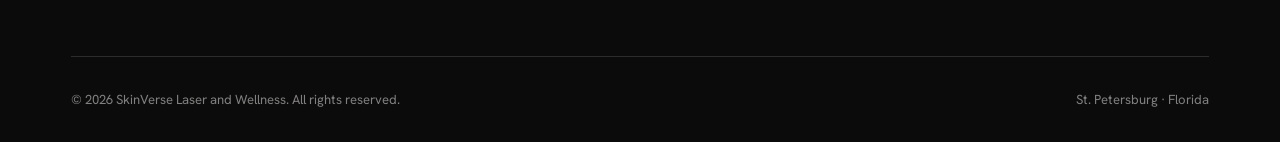
<file: technology.html>
<!DOCTYPE html>
<html lang="en">
<head>
<meta charset="UTF-8" />
<meta name="viewport" content="width=device-width, initial-scale=1.0" />
<title>Our Technology — SkinVerse Laser and Wellness | St. Petersburg, FL</title>
<meta name="description" content="The devices and protocols behind SkinVerse: medical-grade laser hair removal, SkinPen microneedling, RF microneedling, MicronJet, PRX biostimulators, chemical peels and IV wellness." />
<link rel="preconnect" href="https://fonts.googleapis.com">
<link rel="preconnect" href="https://fonts.gstatic.com" crossorigin>
<link rel="stylesheet" href="styles.css" />
</head>
<body>

<!-- NAV -->
<header class="nav">
  <a href="index.html" class="brand" aria-label="SkinVerse home">
    <span class="mark">Skin<b>Verse</b></span>
    <span class="sub">Laser and Wellness</span>
  </a>
  <nav class="nav-links" aria-label="Primary">
    <a href="index.html">Home</a>
    <a href="index.html#services">Services</a>
    <a href="technology.html" class="active">Technology</a>
    <a href="about.html">About</a>
  </nav>
  <div class="nav-cta">
    <a class="btn" href="tel:18135652833">Book a Visit
      <svg viewBox="0 0 24 24" fill="none" stroke="currentColor" stroke-width="1.6"><path d="M5 12h14M13 6l6 6-6 6"/></svg>
    </a>
  </div>
  <button class="burger" aria-label="Toggle menu"><span></span><span></span><span></span></button>
</header>

<!-- PAGE HERO -->
<section class="page-hero">
  <div class="wrap">
    <span class="crumb">Home — Technology</span>
    <h1>The tools<br>behind the <i class="italic">glow.</i></h1>
    <p class="lead">We invest in medical-grade technology because results are earned, not improvised. Here's exactly what we use, how each device works, and why it's part of the SkinVerse menu.</p>
  </div>
</section>

<!-- IMAGE BAND -->
<section class="band reveal" aria-label="Medical-grade technology">
  <img src="assets/spa-towel.jpg" alt="Clean spa setting with towel, pump bottle and candle" loading="lazy" />
  <div class="band-cap">
    <span class="eyebrow">Invest in proven tools</span>
    <h2>Medical-grade,<br><i class="italic">every time.</i></h2>
  </div>
</section>

<!-- TECH CARDS -->
<section class="pad">
  <div class="wrap">
    <div class="tech-grid">

      <article class="tech-card reveal" id="laser">
        <span class="idx">01 / Laser</span>
        <h3>Laser Hair Removal</h3>
        <span class="tag">Medical-grade laser energy</span>
        <p>Targeted pulses of light are absorbed by the pigment in the hair follicle, heating and disabling it at the root while leaving surrounding skin unharmed. Integrated cooling keeps each pulse comfortable. Because hair grows in cycles, a series of sessions delivers the smoothest, longest-lasting result — on the face and across the body.</p>
        <div class="spec">
          <div><span class="n">Cooling</span><span class="t">Comfort-first pulses</span></div>
          <div><span class="n">Series</span><span class="t">Cycle-based plan</span></div>
        </div>
      </article>

      <article class="tech-card reveal" id="skinpen">
        <span class="idx">02 / Microneedling</span>
        <h3>SkinPen Microneedling</h3>
        <span class="tag">FDA-cleared collagen induction</span>
        <p>SkinPen creates thousands of precise micro-channels in the skin, triggering the body's natural wound-healing cascade. The result is fresh collagen and elastin that refine texture, soften fine lines, and improve the look of pores and scarring. As the first FDA-cleared microneedling device, it's a clinical standard for safe, controlled resurfacing.</p>
        <div class="spec">
          <div><span class="n">FDA</span><span class="t">Cleared device</span></div>
          <div><span class="n">Single-use</span><span class="t">Sterile cartridge</span></div>
        </div>
      </article>

      <article class="tech-card reveal" id="rf">
        <span class="idx">03 / Energy</span>
        <h3>RF Microneedling</h3>
        <span class="tag">Radiofrequency + microneedling</span>
        <p>This combines microneedling with radiofrequency energy delivered through the needle tips, heating the deeper dermis where collagen lives. The dual action tightens lax skin, smooths texture, and resurfaces — reaching depths a needle alone can't — making it a powerful option for firmness, scarring, and overall rejuvenation with minimal downtime.</p>
        <div class="spec">
          <div><span class="n">Dual</span><span class="t">Needle + RF heat</span></div>
          <div><span class="n">Deep</span><span class="t">Dermal remodeling</span></div>
        </div>
      </article>

      <article class="tech-card reveal" id="micronjet">
        <span class="idx">04 / Delivery</span>
        <h3>MicronJet</h3>
        <span class="tag">Micro-channel infusion</span>
        <p>MicronJet uses ultra-fine, micro-engineered channels to deliver targeted treatment solutions into the skin precisely and comfortably. By placing actives exactly where they're needed in a controlled, shallow plane, it maximizes absorption and effect while keeping the experience gentle — a refined alternative to traditional injection delivery.</p>
        <div class="spec">
          <div><span class="n">Precise</span><span class="t">Controlled depth</span></div>
          <div><span class="n">Gentle</span><span class="t">Micro-fine channels</span></div>
        </div>
      </article>

      <article class="tech-card reveal" id="prx">
        <span class="idx">05 / Biostimulation</span>
        <h3>PRX Biostimulators</h3>
        <span class="tag">No-needle bio-revitalization</span>
        <p>PRX is a topical biostimulator that revitalizes the skin without needles or downtime. Applied and massaged into the surface, it stimulates the deeper layers to produce new collagen — firming, brightening, and restoring radiance. It pairs beautifully with microneedling and is ideal for clients who want a glow-up with no recovery period.</p>
        <div class="spec">
          <div><span class="n">No-needle</span><span class="t">Zero downtime</span></div>
          <div><span class="n">Collagen</span><span class="t">Deep stimulation</span></div>
        </div>
      </article>

      <article class="tech-card reveal" id="peels">
        <span class="idx">06 / Resurfacing</span>
        <h3>Chemical Peels</h3>
        <span class="tag">Customized acid resurfacing</span>
        <p>Professional-grade peels use carefully selected acids to gently exfoliate the outermost skin, accelerating cell turnover. The result is a brighter, more even tone, refined texture, and a renewed barrier. Every formula and strength is chosen for your skin type and goals — from a luminous refresh to a deeper correction.</p>
        <div class="spec">
          <div><span class="n">Custom</span><span class="t">Tailored strength</span></div>
          <div><span class="n">Renew</span><span class="t">Tone & texture</span></div>
        </div>
      </article>

      <article class="tech-card reveal" id="facials">
        <span class="idx">07 / Skin Therapy</span>
        <h3>European Facials</h3>
        <span class="tag">Results-driven skin therapy</span>
        <p>More than relaxation — our luxurious European-style facials combine deep cleansing, exfoliation, extraction, and targeted serums chosen for your skin that day. Each treatment supports the skin barrier and complements your laser and microneedling plan, keeping results glowing between clinical sessions.</p>
        <div class="spec">
          <div><span class="n">Tailored</span><span class="t">To your skin</span></div>
          <div><span class="n">Barrier</span><span class="t">Supportive care</span></div>
        </div>
      </article>

      <article class="tech-card reveal" id="iv">
        <span class="idx">08 / Wellness</span>
        <h3>Wellness Injections & IV</h3>
        <span class="tag">Hydration & vitamin therapy</span>
        <p>Beauty starts from within. Our IV hydration and vitamin injections deliver fluids, electrolytes, and key nutrients directly into the bloodstream for fast, efficient absorption — supporting energy, recovery, immunity, and that lit-from-within glow. Every blend is selected to match your wellness goals.</p>
        <div class="spec">
          <div><span class="n">Direct</span><span class="t">Fast absorption</span></div>
          <div><span class="n">Tailored</span><span class="t">To your goals</span></div>
        </div>
      </article>

    </div>
  </div>
</section>

<!-- STANDARDS SPLIT -->
<section class="pad-b">
  <div class="wrap">
    <div class="split rev">
      <figure class="visual photo">
        <img src="assets/serum-sand.jpg" alt="Skincare serum bottle styled on a natural textured surface" loading="lazy" />
        <div class="scrim"></div>
        <div class="figtext">
          <div>
            <span class="big">Medical<br>grade</span>
            <span class="small">No shortcuts</span>
          </div>
        </div>
      </figure>
      <div class="body-copy reveal">
        <span class="eyebrow">Our standard</span>
        <h2>Proven devices.<br>RN protocols.</h2>
        <p>Technology is only as good as the hands using it. At SkinVerse, every device is operated under registered-nurse-led protocols, with treatment plans built around clinical evidence rather than trends.</p>
        <ul class="tick-list">
          <li><span class="k">Assessment</span><span class="v">Every plan starts with a skin and health review.</span></li>
          <li><span class="k">Precision</span><span class="v">Settings calibrated to your skin type and goals.</span></li>
          <li><span class="k">Safety</span><span class="v">Sterile, single-use components where applicable.</span></li>
          <li><span class="k">Aftercare</span><span class="v">Clear guidance to protect and extend results.</span></li>
        </ul>
      </div>
    </div>
  </div>
</section>

<!-- CTA BAND -->
<section class="cta-band pad">
  <div class="wrap">
    <span class="eyebrow center">Not sure where to start?</span>
    <h2 style="margin-top:1.6rem">Let's match the<br><i class="italic">tech to your skin.</i></h2>
    <p>Book a consultation and we'll recommend the right combination of treatments for your goals — no pressure, just expert guidance.</p>
    <div class="hero-actions" style="justify-content:center">
      <a class="btn invert" href="tel:18135652833">Call 813-565-2833
        <svg viewBox="0 0 24 24" fill="none" stroke="currentColor" stroke-width="1.6"><path d="M5 12h14M13 6l6 6-6 6"/></svg>
      </a>
    </div>
  </div>
</section>

<!-- FOOTER -->
<footer class="footer">
  <div class="wrap">
    <div class="top">
      <div>
        <div class="mark">Skin<b>Verse</b></div>
        <div class="sub">Laser and Wellness</div>
        <p class="f-desc">RN-led, science-backed aesthetics in St. Petersburg, Florida.</p>
      </div>
      <div>
        <h4>Explore</h4>
        <ul>
          <li><a href="index.html">Home</a></li>
          <li><a href="index.html#services">Services</a></li>
          <li><a href="technology.html">Technology</a></li>
          <li><a href="about.html">About</a></li>
        </ul>
      </div>
      <div>
        <h4>Treatments</h4>
        <ul>
          <li><a href="technology.html#laser">Laser Hair Removal</a></li>
          <li><a href="technology.html#skinpen">Microneedling</a></li>
          <li><a href="technology.html#rf">RF Tightening</a></li>
          <li><a href="technology.html#iv">Wellness Injections</a></li>
        </ul>
      </div>
      <div>
        <h4>Visit</h4>
        <ul>
          <li>10688 Gandy Blvd N</li>
          <li>St. Petersburg, FL</li>
          <li><a href="tel:18135652833">813-565-2833</a></li>
          <li><a href="https://www.instagram.com/skinverse.fl/" target="_blank" rel="noopener">@skinverse.fl</a></li>
        </ul>
      </div>
    </div>
    <div class="bottom">
      <span>© 2026 SkinVerse Laser and Wellness. All rights reserved.</span>
      <span>St. Petersburg · Florida</span>
    </div>
  </div>
</footer>

<script src="script.js"></script>
</body>
</html>
</file>
<file: styles.css>
/* ============================================================
   SkinVerse Laser and Wellness — monochrome editorial system
   ============================================================ */

@import url('https://fonts.googleapis.com/css2?family=Fraunces:ital,opsz,wght@0,9..144,300..600;1,9..144,300..500&family=Hanken+Grotesk:wght@300;400;500;600;700&display=swap');

:root {
  --ink: #0b0b0c;
  --ink-soft: #2a2a2d;
  --grey: #6b6b70;
  --line: #e3e1dd;
  --paper: #f7f6f3;
  --paper-2: #efedea;
  --white: #ffffff;

  --serif: 'Fraunces', Georgia, 'Times New Roman', serif;
  --sans: 'Hanken Grotesk', -apple-system, BlinkMacSystemFont, sans-serif;

  --maxw: 1240px;
  --gutter: clamp(1.25rem, 4vw, 4rem);
  --ease: cubic-bezier(0.22, 1, 0.36, 1);
}

* { margin: 0; padding: 0; box-sizing: border-box; }

html { scroll-behavior: smooth; -webkit-text-size-adjust: 100%; }

body {
  font-family: var(--sans);
  font-weight: 400;
  color: var(--ink);
  background: var(--paper);
  line-height: 1.65;
  font-size: 17px;
  -webkit-font-smoothing: antialiased;
  text-rendering: optimizeLegibility;
  overflow-x: hidden;
}

img { max-width: 100%; display: block; }
a { color: inherit; text-decoration: none; }
a, button { -webkit-tap-highlight-color: rgba(0,0,0,0); }

::selection { background: var(--ink); color: var(--paper); }

/* ---------- Layout ---------- */
.wrap { width: 100%; max-width: var(--maxw); margin-inline: auto; padding-inline: var(--gutter); }

section { position: relative; }

.eyebrow {
  font-family: var(--sans);
  font-size: 0.72rem;
  font-weight: 600;
  letter-spacing: 0.32em;
  text-transform: uppercase;
  color: var(--grey);
  display: inline-flex;
  align-items: center;
  gap: 0.85rem;
}
.eyebrow::before {
  content: "";
  width: 28px;
  height: 1px;
  background: var(--ink);
  display: inline-block;
}
.eyebrow.center { justify-content: center; }

h1, h2, h3 { font-family: var(--serif); font-weight: 400; line-height: 1.04; letter-spacing: -0.015em; }
h1 { font-size: clamp(2.9rem, 8vw, 6.6rem); }
h2 { font-size: clamp(2.1rem, 5vw, 3.8rem); }
h3 { font-size: clamp(1.3rem, 2.4vw, 1.7rem); }
.italic { font-style: italic; }

p.lead { font-size: clamp(1.05rem, 1.6vw, 1.28rem); color: var(--ink-soft); max-width: 60ch; }

/* ---------- Buttons ---------- */
.btn {
  display: inline-flex;
  align-items: center;
  gap: 0.7rem;
  font-family: var(--sans);
  font-size: 0.82rem;
  font-weight: 600;
  letter-spacing: 0.14em;
  text-transform: uppercase;
  padding: 1.05rem 2.1rem;
  border: 1px solid var(--ink);
  background: var(--ink);
  color: var(--paper);
  border-radius: 999px;
  cursor: pointer;
  transition: background .35s var(--ease), color .35s var(--ease), transform .35s var(--ease);
}
.btn svg { width: 15px; height: 15px; transition: transform .35s var(--ease); }
.btn:hover { background: transparent; color: var(--ink); }
.btn:hover svg { transform: translateX(4px); }
.btn.ghost { background: transparent; color: var(--ink); }
.btn.ghost:hover { background: var(--ink); color: var(--paper); }
.btn.invert { background: var(--paper); color: var(--ink); border-color: var(--paper); }
.btn.invert:hover { background: transparent; color: var(--paper); }

/* ---------- Navigation ---------- */
.nav {
  position: fixed; inset: 0 0 auto 0; z-index: 50;
  display: flex; align-items: center; justify-content: space-between;
  padding: 1.4rem var(--gutter);
  transition: background .4s var(--ease), padding .4s var(--ease), border-color .4s var(--ease);
  border-bottom: 1px solid transparent;
}
.nav.scrolled {
  background: rgba(247,246,243,0.82);
  backdrop-filter: blur(14px);
  -webkit-backdrop-filter: blur(14px);
  border-bottom: 1px solid var(--line);
  padding-block: 1rem;
}
.brand { display: flex; flex-direction: column; line-height: 1; gap: .28rem; }
.brand .mark {
  font-family: var(--serif);
  font-weight: 400;
  font-size: 1.6rem;
  letter-spacing: -0.01em;
}
.brand .mark b { font-weight: 500; }
.brand .sub {
  font-family: var(--sans);
  font-size: 0.54rem;
  font-weight: 600;
  letter-spacing: 0.42em;
  text-transform: uppercase;
  color: var(--grey);
  padding-left: 2px;
}
.nav-links { display: flex; align-items: center; gap: 2.4rem; }
.nav-links a {
  font-size: 0.8rem; font-weight: 500; letter-spacing: 0.06em;
  position: relative; padding-block: .3rem;
}
.nav-links a::after {
  content: ""; position: absolute; left: 0; bottom: 0; height: 1px; width: 0;
  background: var(--ink); transition: width .35s var(--ease);
}
.nav-links a:hover::after, .nav-links a.active::after { width: 100%; }
.nav-cta { display: inline-flex; }
.nav-cta .btn { padding: .7rem 1.4rem; }
.burger { display: none; background: none; border: 0; cursor: pointer; flex-direction: column; gap: 5px; padding: 8px; }
.burger span { width: 24px; height: 1.5px; background: var(--ink); transition: .3s var(--ease); }

/* nav over a dark hero: light treatment until scrolled */
.nav--over-dark:not(.scrolled) .brand .mark,
.nav--over-dark:not(.scrolled) .nav-links a { color: var(--paper); }
.nav--over-dark:not(.scrolled) .brand .sub { color: rgba(247,246,243,.6); }
.nav--over-dark:not(.scrolled) .nav-links a::after { background: var(--paper); }
.nav--over-dark:not(.scrolled) .nav-cta .btn { background: var(--paper); color: var(--ink); border-color: var(--paper); }
.nav--over-dark:not(.scrolled) .nav-cta .btn:hover { background: transparent; color: var(--paper); }
.nav--over-dark:not(.scrolled) .burger span { background: var(--paper); }
/* keep burger dark when the mobile menu (light overlay) is open */
.nav-links.open ~ .burger span { background: var(--ink); }

/* ---------- Hero (editorial dark) ---------- */
.hero {
  position: relative; min-height: 100svh; background: var(--ink); color: var(--paper);
  display: flex; flex-direction: column; justify-content: flex-end;
  overflow: hidden; isolation: isolate;
}
.hero-bg { position: absolute; inset: 0; z-index: 0; }
.hero-bg img {
  width: 100%; height: 100%; object-fit: cover;
  filter: grayscale(1) brightness(.42) contrast(1.12);
  opacity: .38; transform: scale(1.12); animation: heroZoom 16s var(--ease) forwards;
}
.hero-bg::after { content: ""; position: absolute; inset: 0;
  background: radial-gradient(125% 95% at 50% 0%, rgba(11,11,12,.2), rgba(11,11,12,.94) 76%); }
.hero-grain { position: absolute; inset: 0; z-index: 1; opacity: .12; pointer-events: none; mix-blend-mode: screen;
  background-image: url("data:image/svg+xml,%3Csvg xmlns='http://www.w3.org/2000/svg' width='120' height='120'%3E%3Cfilter id='n'%3E%3CfeTurbulence type='fractalNoise' baseFrequency='0.85' numOctaves='3'/%3E%3C/filter%3E%3Crect width='100%25' height='100%25' filter='url(%23n)'/%3E%3C/svg%3E"); }
@keyframes heroZoom { to { transform: scale(1); } }

.hero-frame {
  position: relative; z-index: 2; width: 100%; max-width: var(--maxw); margin-inline: auto;
  padding: 9rem var(--gutter) 0; flex: 1;
  display: flex; flex-direction: column; justify-content: center;
}
.hero-corner { position: absolute; top: 8.8rem; font-size: .68rem; letter-spacing: .26em;
  text-transform: uppercase; color: rgba(247,246,243,.55); }
.hero-corner.tl { left: var(--gutter); }
.hero-corner.tr { right: var(--gutter); }
.hero-side { position: absolute; right: calc(var(--gutter) - .55rem); top: 60%;
  transform: rotate(90deg); transform-origin: right center; white-space: nowrap;
  font-size: .64rem; letter-spacing: .32em; text-transform: uppercase; color: rgba(247,246,243,.5); }

.hero-kicker { display: inline-flex; align-items: center; gap: .85rem;
  font-size: clamp(.7rem,1.3vw,.84rem); letter-spacing: .34em; text-transform: uppercase;
  color: rgba(247,246,243,.72); margin-bottom: clamp(1rem,2.2vw,1.9rem);
  opacity: 0; animation: fadeUp .9s var(--ease) .15s forwards; }
.hero-kicker::before { content: ""; width: 34px; height: 1px; background: rgba(247,246,243,.55); }

.hero-title { font-family: var(--serif); font-weight: 400; line-height: .84;
  letter-spacing: -0.025em; font-size: clamp(2.4rem, 12.5vw, 11rem); margin: 0; }
.hero-title .row { display: block; overflow: hidden; padding-bottom: .08em; }
.hero-title .row > * { display: inline-block; transform: translateY(106%); animation: rise 1.15s var(--ease) forwards; }
.hero-title .row:nth-child(1) > * { animation-delay: .2s; }
.hero-title .row:nth-child(2) > * { animation-delay: .34s; }
.hero-title em.clip {
  font-style: italic; font-weight: 500; padding-right: .04em;
  background-image: url("assets/lotion-linen.jpg");
  background-size: 130% auto; background-position: 50% 36%; background-repeat: no-repeat;
  -webkit-background-clip: text; background-clip: text;
  color: transparent; -webkit-text-fill-color: transparent;
  filter: grayscale(1) contrast(1.2) brightness(1.35);
}
.hero-title .stroke { color: transparent; -webkit-text-fill-color: transparent;
  -webkit-text-stroke: 1.5px rgba(247,246,243,.82); }
.hero-title .solid { color: var(--paper); }

.hero-foot {
  position: relative; z-index: 2; width: 100%; max-width: var(--maxw); margin-inline: auto;
  padding: clamp(2rem,4vw,3.2rem) var(--gutter) clamp(1.4rem,3vw,2rem);
  display: grid; grid-template-columns: 1fr auto; gap: 1.6rem 2.5rem; align-items: end;
}
.hero-lead { color: rgba(247,246,243,.8); max-width: 42ch; font-size: clamp(1rem,1.5vw,1.18rem);
  opacity: 0; animation: fadeUp .9s var(--ease) .52s forwards; }
.hero-cta { display: flex; gap: .8rem; flex-wrap: wrap; opacity: 0; animation: fadeUp .9s var(--ease) .64s forwards; }
.hero-cta .btn { flex: 1 1 200px; min-width: 0; justify-content: center; }
.btn.ghost-light { background: transparent; color: var(--paper); border-color: rgba(247,246,243,.45); }
.btn.ghost-light:hover { background: var(--paper); color: var(--ink); border-color: var(--paper); }

.hero-ticker { position: relative; z-index: 2; border-top: 1px solid rgba(247,246,243,.16);
  overflow: hidden; white-space: nowrap; padding: 1.05rem 0; }
.hero-ticker .track { display: inline-flex; gap: 2.6rem; animation: scroll 30s linear infinite; }
.hero-ticker span { font-family: var(--serif); font-style: italic; font-size: clamp(1.05rem,2vw,1.4rem);
  color: rgba(247,246,243,.62); display: inline-flex; gap: 2.6rem; align-items: center; }
.hero-ticker span::after { content: "✦"; font-style: normal; font-size: .58rem; color: rgba(247,246,243,.38); }

@keyframes rise { to { transform: translateY(0); } }
@keyframes fadeUp { from { opacity: 0; transform: translateY(22px); } to { opacity: 1; transform: none; } }

/* fade-up reveal */
.reveal { opacity: 0; transform: translateY(28px); transition: opacity .9s var(--ease), transform .9s var(--ease); }
.reveal.in { opacity: 1; transform: none; }

/* ---------- Marquee ---------- */
.marquee {
  border-block: 1px solid var(--line);
  padding: 1.4rem 0; overflow: hidden; white-space: nowrap;
  background: var(--white);
}
.marquee .track { display: inline-flex; gap: 3rem; animation: scroll 28s linear infinite; }
.marquee span {
  font-family: var(--serif); font-style: italic; font-size: 1.5rem; color: var(--ink-soft);
  display: inline-flex; align-items: center; gap: 3rem;
}
.marquee span::after { content: "✦"; font-style: normal; font-size: .8rem; color: var(--grey); }
@keyframes scroll { to { transform: translateX(-50%); } }

/* ---------- Section heading ---------- */
.sec-head { display: grid; grid-template-columns: 1fr 1fr; gap: 2rem; align-items: end; margin-bottom: 3.5rem; }
.sec-head .right { color: var(--ink-soft); }
.sec-head h2 { margin-top: 1.2rem; }
.pad { padding-block: clamp(5rem, 10vw, 9rem); }
.pad-b { padding-bottom: clamp(5rem, 10vw, 9rem); }

/* ---------- Services ---------- */
.services { background: var(--white); border-block: 1px solid var(--line); }
.svc-list { border-top: 1px solid var(--line); }
.svc {
  display: grid; grid-template-columns: 56px 1.1fr 1.4fr auto;
  gap: 2rem; align-items: center;
  padding: 2.1rem 0; border-bottom: 1px solid var(--line);
  cursor: pointer; transition: padding .4s var(--ease);
  position: relative;
}
.svc::before {
  content: ""; position: absolute; inset: 0; background: var(--ink);
  transform: scaleY(0); transform-origin: bottom; transition: transform .4s var(--ease); z-index: 0;
}
.svc > * { position: relative; z-index: 1; transition: color .4s var(--ease); }
.svc:hover::before { transform: scaleY(1); }
.svc:hover { padding-inline: 2rem; }
.svc:hover, .svc:hover .svc-num, .svc:hover .svc-desc, .svc:hover .svc-go { color: var(--paper); }
.svc:hover .svc-go { border-color: var(--paper); }
.svc-num { font-family: var(--serif); font-size: 1rem; color: var(--grey); }
.svc-name { font-family: var(--serif); font-size: clamp(1.4rem, 2.6vw, 2.1rem); line-height: 1.05; }
.svc-desc { color: var(--ink-soft); font-size: .95rem; max-width: 42ch; }
.svc-go {
  width: 44px; height: 44px; border: 1px solid var(--ink); border-radius: 999px;
  display: grid; place-items: center; transition: border-color .4s var(--ease);
}
.svc-go svg { width: 16px; height: 16px; }

/* ---------- Editorial split ---------- */
.split { display: grid; grid-template-columns: 1fr 1fr; gap: clamp(2rem, 6vw, 6rem); align-items: center; }
.split.rev .visual { order: 2; }
.visual {
  aspect-ratio: 4/5; background: var(--ink); position: relative; overflow: hidden;
  border-radius: 2px;
}
.visual .figtext {
  position: absolute; inset: 0; display: grid; place-items: center; text-align: center; padding: 2rem;
}
.visual .figtext .big { font-family: var(--serif); color: var(--paper); font-size: clamp(2.5rem,5vw,4.5rem); line-height: .95; }
.visual .figtext .small { color: rgba(247,246,243,.6); font-size: .75rem; letter-spacing: .28em; text-transform: uppercase; margin-top: 1.2rem; }
.visual.light { background: var(--paper-2); }
.visual.light .big { color: var(--ink); }
.visual.light .small { color: var(--grey); }
.grain { position: absolute; inset: 0; opacity: .5; mix-blend-mode: overlay; pointer-events: none;
  background-image: url("data:image/svg+xml,%3Csvg xmlns='http://www.w3.org/2000/svg' width='120' height='120'%3E%3Cfilter id='n'%3E%3CfeTurbulence type='fractalNoise' baseFrequency='0.9' numOctaves='3'/%3E%3C/filter%3E%3Crect width='100%25' height='100%25' filter='url(%23n)'/%3E%3C/svg%3E"); }

/* photo-driven visual */
.visual.photo { background: var(--ink); }
.visual.photo img {
  position: absolute; inset: 0; width: 100%; height: 100%;
  object-fit: cover; filter: grayscale(1) contrast(1.06) brightness(.97);
  transform: scale(1.02); transition: transform 1.1s var(--ease), filter .6s var(--ease);
}
.visual.photo:hover img { transform: scale(1.08); }
.visual.photo .scrim {
  position: absolute; inset: 0; z-index: 1;
  background: linear-gradient(180deg, rgba(11,11,12,0) 38%, rgba(11,11,12,.72) 100%);
}
.visual.photo .figtext { z-index: 2; place-items: end start; text-align: left; padding: 2.2rem; }
.visual.photo .figtext .big { color: var(--paper); font-size: clamp(2rem,4vw,3.2rem); }
.visual.photo .figtext .small { color: rgba(247,246,243,.78); }

/* full-bleed image band */
.band { position: relative; height: clamp(46vh, 56vw, 64vh); overflow: hidden; background: var(--ink); }
.band img { width: 100%; height: 100%; object-fit: cover; filter: grayscale(1) contrast(1.05) brightness(.9);
  transform: scale(1.04); transition: transform 8s ease-out; }
.band.in img { transform: scale(1); }
.band .band-cap {
  position: absolute; inset: 0; z-index: 2; display: grid; align-content: center;
  padding-inline: var(--gutter); max-width: var(--maxw); margin-inline: auto; left: 0; right: 0;
}
.band .band-cap .eyebrow { color: rgba(247,246,243,.7); }
.band .band-cap .eyebrow::before { background: var(--paper); }
.band .band-cap h2 { color: var(--paper); margin-top: 1.2rem; max-width: 16ch; }
.band::after { content: ""; position: absolute; inset: 0; z-index: 1;
  background: linear-gradient(90deg, rgba(11,11,12,.7) 0%, rgba(11,11,12,.28) 45%, rgba(11,11,12,.05) 100%); }

/* gallery 3-up */
.gallery { display: grid; grid-template-columns: repeat(3, 1fr); gap: 1px; background: var(--line); border-block: 1px solid var(--line); }
.gallery figure { position: relative; aspect-ratio: 3/4; overflow: hidden; background: var(--ink); }
.gallery img { width: 100%; height: 100%; object-fit: cover; filter: grayscale(1) contrast(1.05) brightness(.95);
  transform: scale(1.03); transition: transform 1s var(--ease); }
.gallery figure:hover img { transform: scale(1.1); }
.gallery figcaption {
  position: absolute; left: 0; bottom: 0; z-index: 2; padding: 1.4rem;
  font-size: .72rem; letter-spacing: .2em; text-transform: uppercase; color: var(--paper);
  text-shadow: 0 1px 18px rgba(0,0,0,.6);
}
.gallery figure::after { content: ""; position: absolute; inset: 0;
  background: linear-gradient(180deg, rgba(11,11,12,0) 55%, rgba(11,11,12,.6) 100%); }

.body-copy p { color: var(--ink-soft); margin-top: 1.3rem; max-width: 56ch; }
.body-copy h2 { margin-top: 1.4rem; }
.tick-list { list-style: none; margin-top: 2rem; display: grid; gap: .2rem; }
.tick-list li { display: flex; gap: 1rem; padding: 1rem 0; border-top: 1px solid var(--line); align-items: baseline; }
.tick-list li:last-child { border-bottom: 1px solid var(--line); }
.tick-list .k { font-family: var(--serif); font-size: 1.05rem; min-width: 9rem; }
.tick-list .v { color: var(--grey); font-size: .92rem; }

/* ---------- Tech cards ---------- */
.tech-grid { display: grid; grid-template-columns: repeat(2, 1fr); gap: 1px; background: var(--line); border: 1px solid var(--line); }
.tech-card { background: var(--white); padding: clamp(1.8rem, 3vw, 2.8rem); transition: background .4s var(--ease); }
.tech-card:hover { background: var(--paper); }
.tech-card .idx { font-family: var(--serif); font-size: .9rem; color: var(--grey); }
.tech-card h3 { margin: 1.4rem 0 .2rem; }
.tech-card .tag { font-size: .7rem; letter-spacing: .18em; text-transform: uppercase; color: var(--grey); }
.tech-card p { color: var(--ink-soft); margin-top: 1.1rem; font-size: .96rem; }
.tech-card .spec { display: flex; gap: 1.6rem; margin-top: 1.6rem; flex-wrap: wrap; }
.tech-card .spec div .n { font-family: var(--serif); font-size: 1.5rem; display: block; line-height: 1; }
.tech-card .spec div .t { font-size: .68rem; letter-spacing: .12em; text-transform: uppercase; color: var(--grey); margin-top: .35rem; }

/* ---------- Values / steps ---------- */
.steps { display: grid; grid-template-columns: repeat(3, 1fr); gap: 1px; background: var(--line); border: 1px solid var(--line); }
.step { background: var(--paper); padding: clamp(1.8rem,3vw,2.6rem); }
.step .num { font-family: var(--serif); font-size: 3rem; line-height: 1; }
.step h3 { font-size: 1.25rem; margin: 1rem 0 .6rem; }
.step p { color: var(--ink-soft); font-size: .94rem; }

/* ---------- CTA band ---------- */
.cta-band { background: var(--ink); color: var(--paper); text-align: center; }
.cta-band h2 { color: var(--paper); }
.cta-band p { color: rgba(247,246,243,.7); max-width: 50ch; margin: 1.5rem auto 2.6rem; }
.cta-band .eyebrow { color: rgba(247,246,243,.6); }
.cta-band .eyebrow::before { background: var(--paper); }
.cta-band .phone { font-family: var(--serif); font-size: clamp(2rem,5vw,3.2rem); display: inline-block; margin-top: 1rem; }

/* ---------- Footer ---------- */
.footer { background: var(--ink); color: var(--paper); padding-top: clamp(4rem,8vw,6rem); }
.footer .top { display: grid; grid-template-columns: 1.4fr 1fr 1fr 1fr; gap: 2.5rem; padding-bottom: 4rem; border-bottom: 1px solid rgba(247,246,243,.14); }
.footer .mark { font-family: var(--serif); font-size: 2.4rem; }
.footer .mark b { font-weight: 500; }
.footer .sub { font-size: .58rem; letter-spacing: .42em; text-transform: uppercase; color: rgba(247,246,243,.5); margin-top: .5rem; }
.footer p.f-desc { color: rgba(247,246,243,.65); margin-top: 1.4rem; max-width: 34ch; font-size: .95rem; }
.footer h4 { font-family: var(--sans); font-size: .72rem; letter-spacing: .2em; text-transform: uppercase; color: rgba(247,246,243,.5); margin-bottom: 1.4rem; font-weight: 600; }
.footer ul { list-style: none; display: grid; gap: .85rem; }
.footer ul a, .footer ul li { color: rgba(247,246,243,.82); font-size: .95rem; transition: color .3s var(--ease); }
.footer ul a:hover { color: var(--paper); }
.footer .bottom { display: flex; justify-content: space-between; align-items: center; padding: 2rem 0; flex-wrap: wrap; gap: 1rem; }
.footer .bottom span { color: rgba(247,246,243,.5); font-size: .82rem; }

/* ---------- Page hero (interior) ---------- */
.page-hero { padding: 11rem 0 4rem; border-bottom: 1px solid var(--line); }
.page-hero h1 { margin-top: 1.4rem; }
.page-hero p.lead { margin-top: 1.8rem; }
.crumb { font-size: .74rem; letter-spacing: .14em; text-transform: uppercase; color: var(--grey); }

/* ---------- Responsive ---------- */
@media (max-width: 940px) {
  .hero-grid { grid-template-columns: 1fr; gap: 2rem; }
  .sec-head { grid-template-columns: 1fr; }
  .split { grid-template-columns: 1fr; }
  .split.rev .visual { order: 0; }
  .tech-grid, .steps { grid-template-columns: 1fr; }
  .gallery { grid-template-columns: 1fr 1fr; }
  .gallery figure:last-child { grid-column: span 2; aspect-ratio: 16/9; }
  .footer .top { grid-template-columns: 1fr 1fr; }
  .svc { grid-template-columns: 40px 1fr auto; }
  .svc-desc { display: none; }
}
@media (max-width: 760px) {
  .nav-links { display: none; }
  .nav-cta { display: none; }
  .burger { display: flex; }
  .nav-links.open {
    display: flex; flex-direction: column; position: fixed; inset: 0;
    background: var(--paper); padding: 6rem var(--gutter) 2rem; gap: 1.5rem; align-items: flex-start; z-index: 40;
  }
  .nav-links.open a { font-size: 1.6rem; font-family: var(--serif); }
  .hero-frame { padding-top: 7rem; }
  .hero-corner, .hero-side { display: none; }
  .hero-foot { grid-template-columns: 1fr; gap: 1.4rem; }
  .hero-cta { width: 100%; }
  .hero-cta .btn { flex: 1; justify-content: center; }
  .hero-title .stroke { -webkit-text-stroke-width: 1px; }
  .footer .top { grid-template-columns: 1fr; }
}

/* fine mobile polish */
@media (max-width: 480px) {
  body { font-size: 16px; }
  .btn { padding: .95rem 1.5rem; }
  .hero-title { font-size: clamp(1.9rem, 10.5vw, 4rem); letter-spacing: -0.03em; }
  .hero-kicker { letter-spacing: .16em; font-size: .6rem; }
  .hero-cta { flex-direction: column; }
  .hero-cta .btn { width: 100%; }
  .svc { gap: 1rem; }
  .gallery { grid-template-columns: 1fr; }
  .gallery figure:last-child { grid-column: auto; aspect-ratio: 3/4; }
}

@media (prefers-reduced-motion: reduce) {
  *, *::before, *::after { animation: none !important; transition: none !important; }
  .hero h1 .line span { transform: none; }
  .reveal { opacity: 1; transform: none; }
}
</file>
